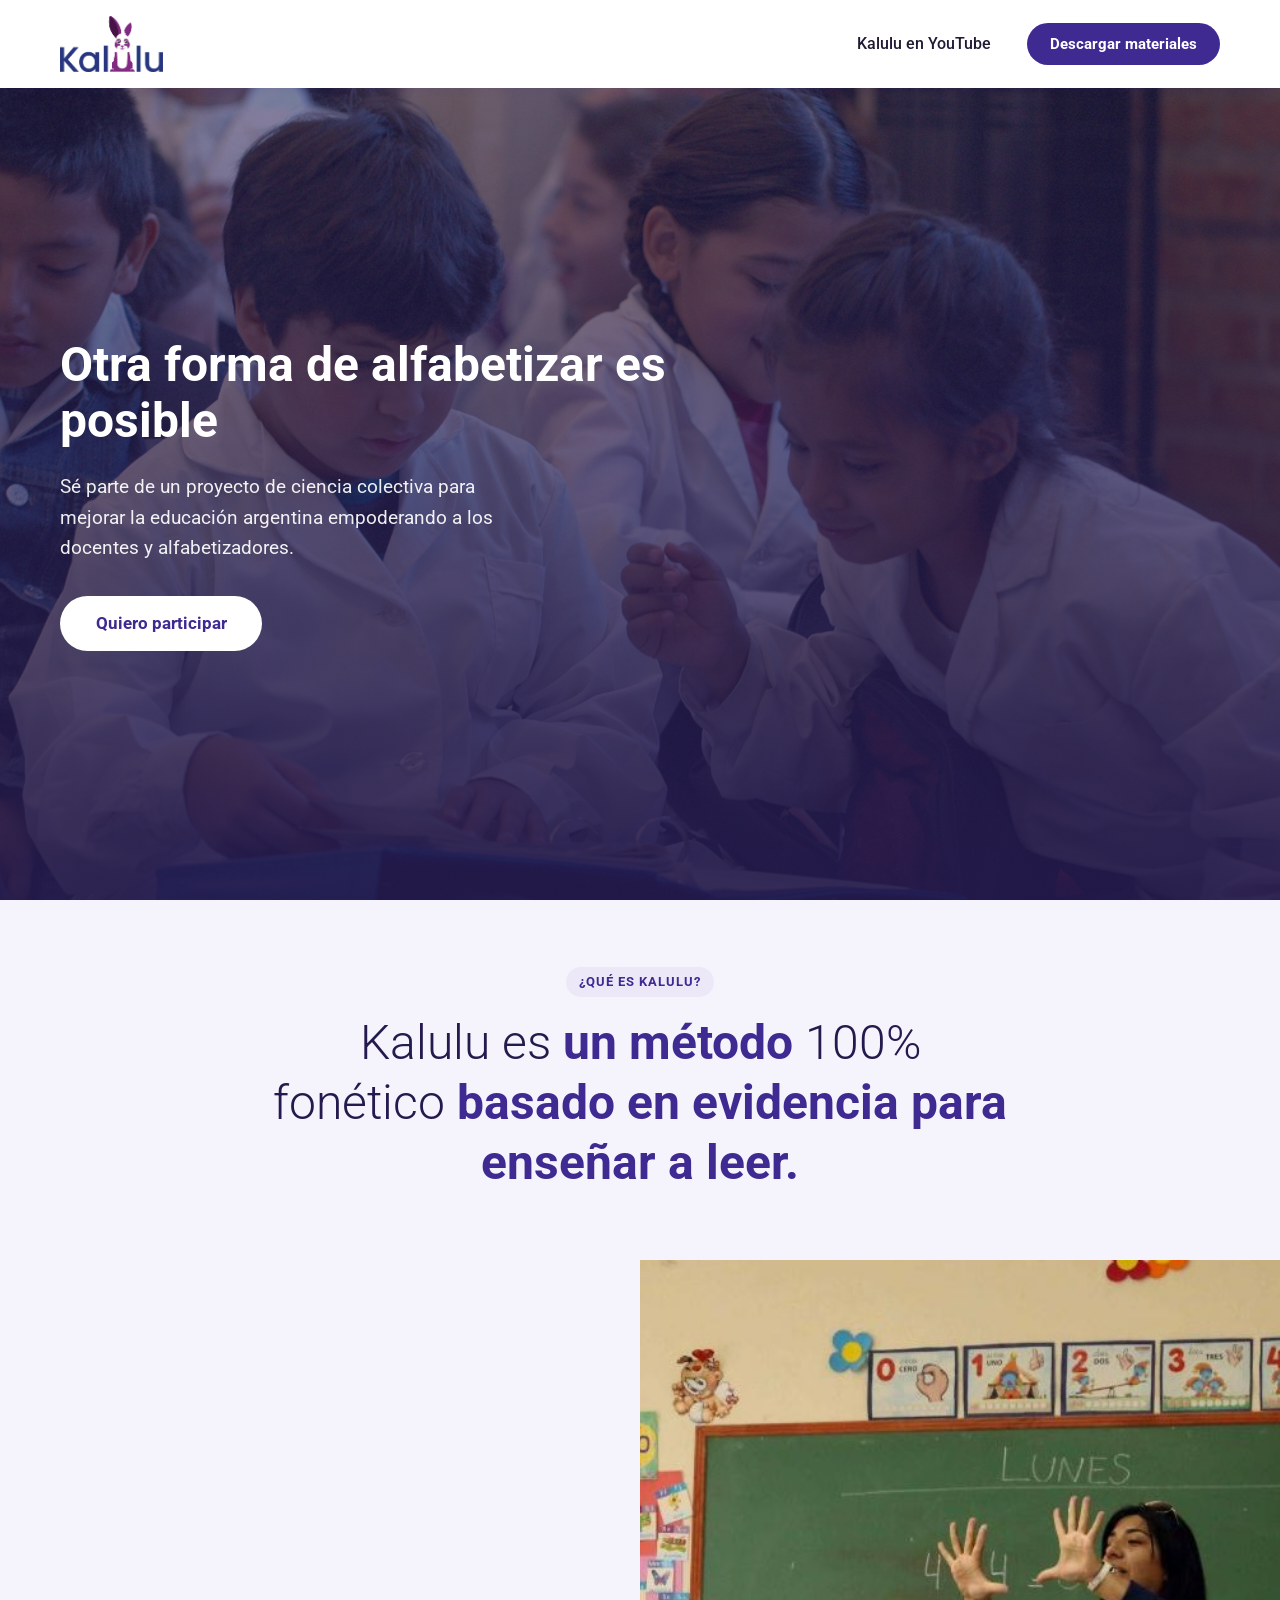
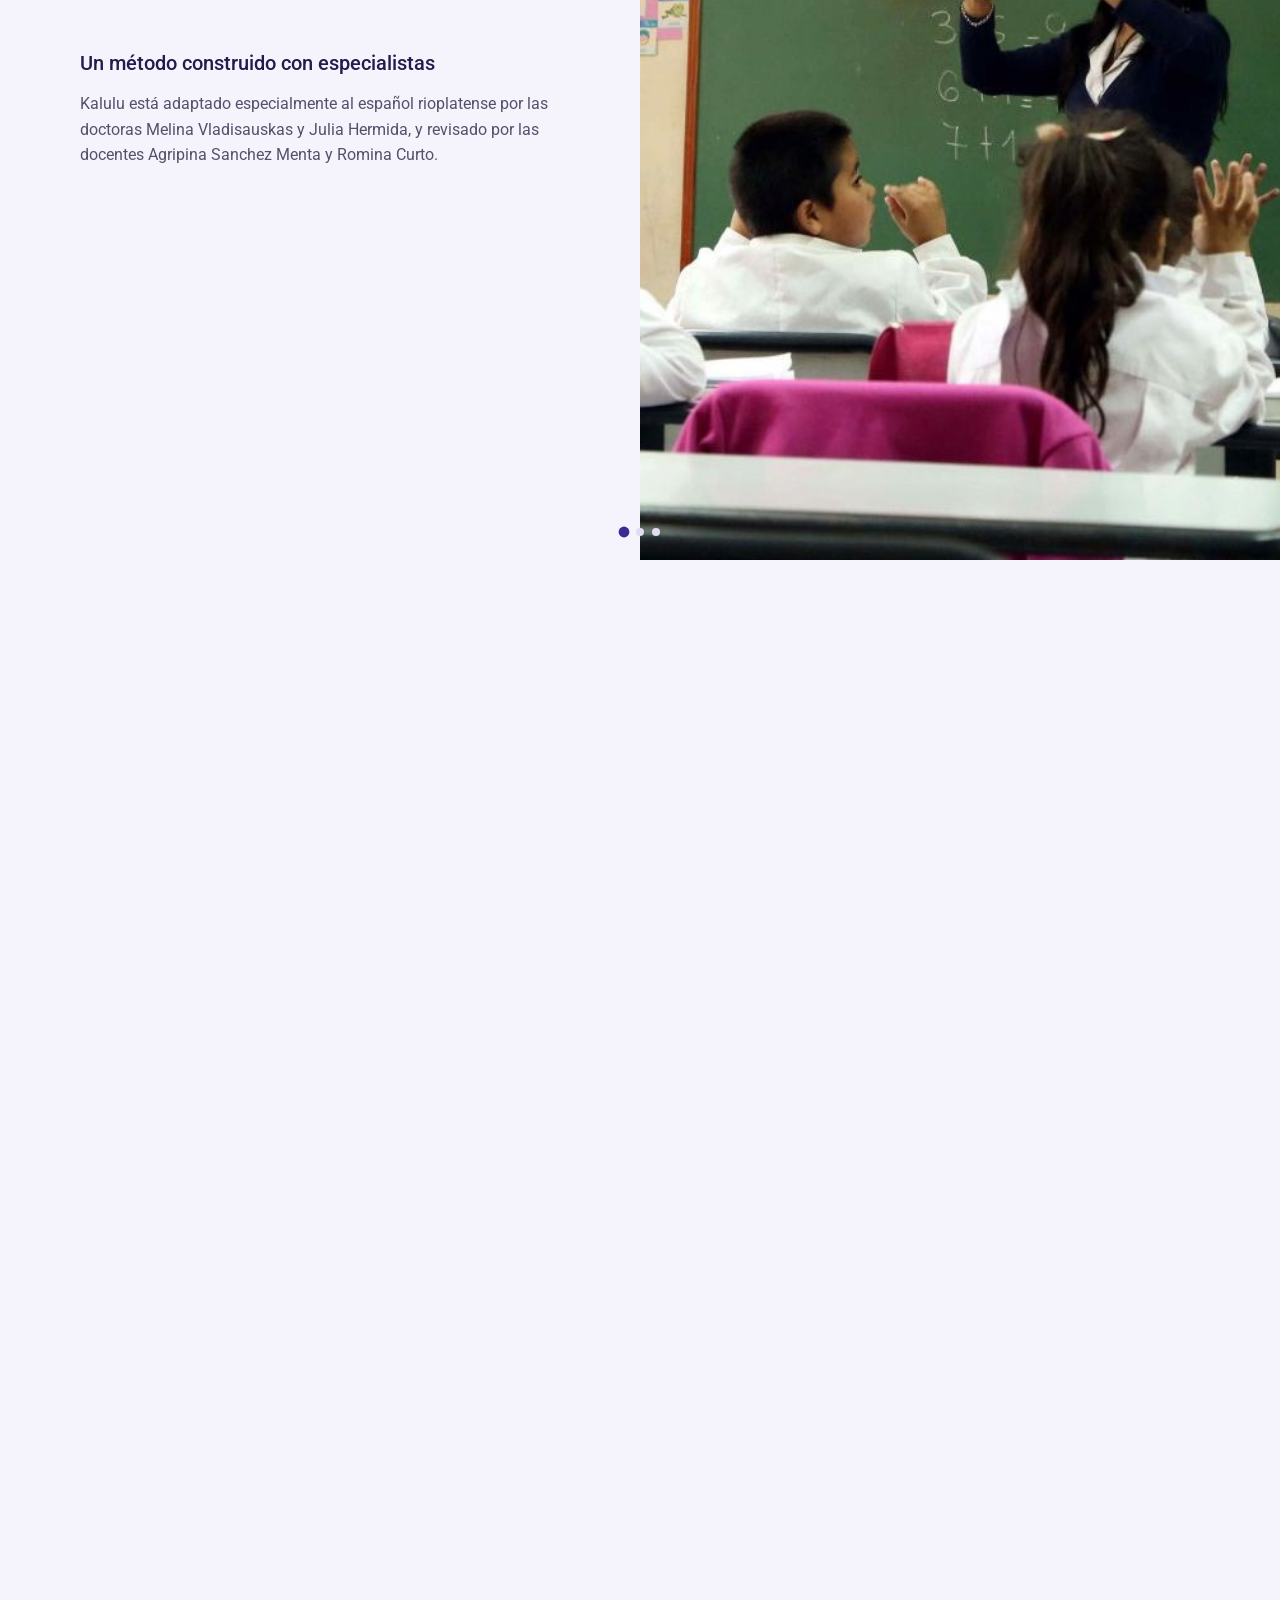
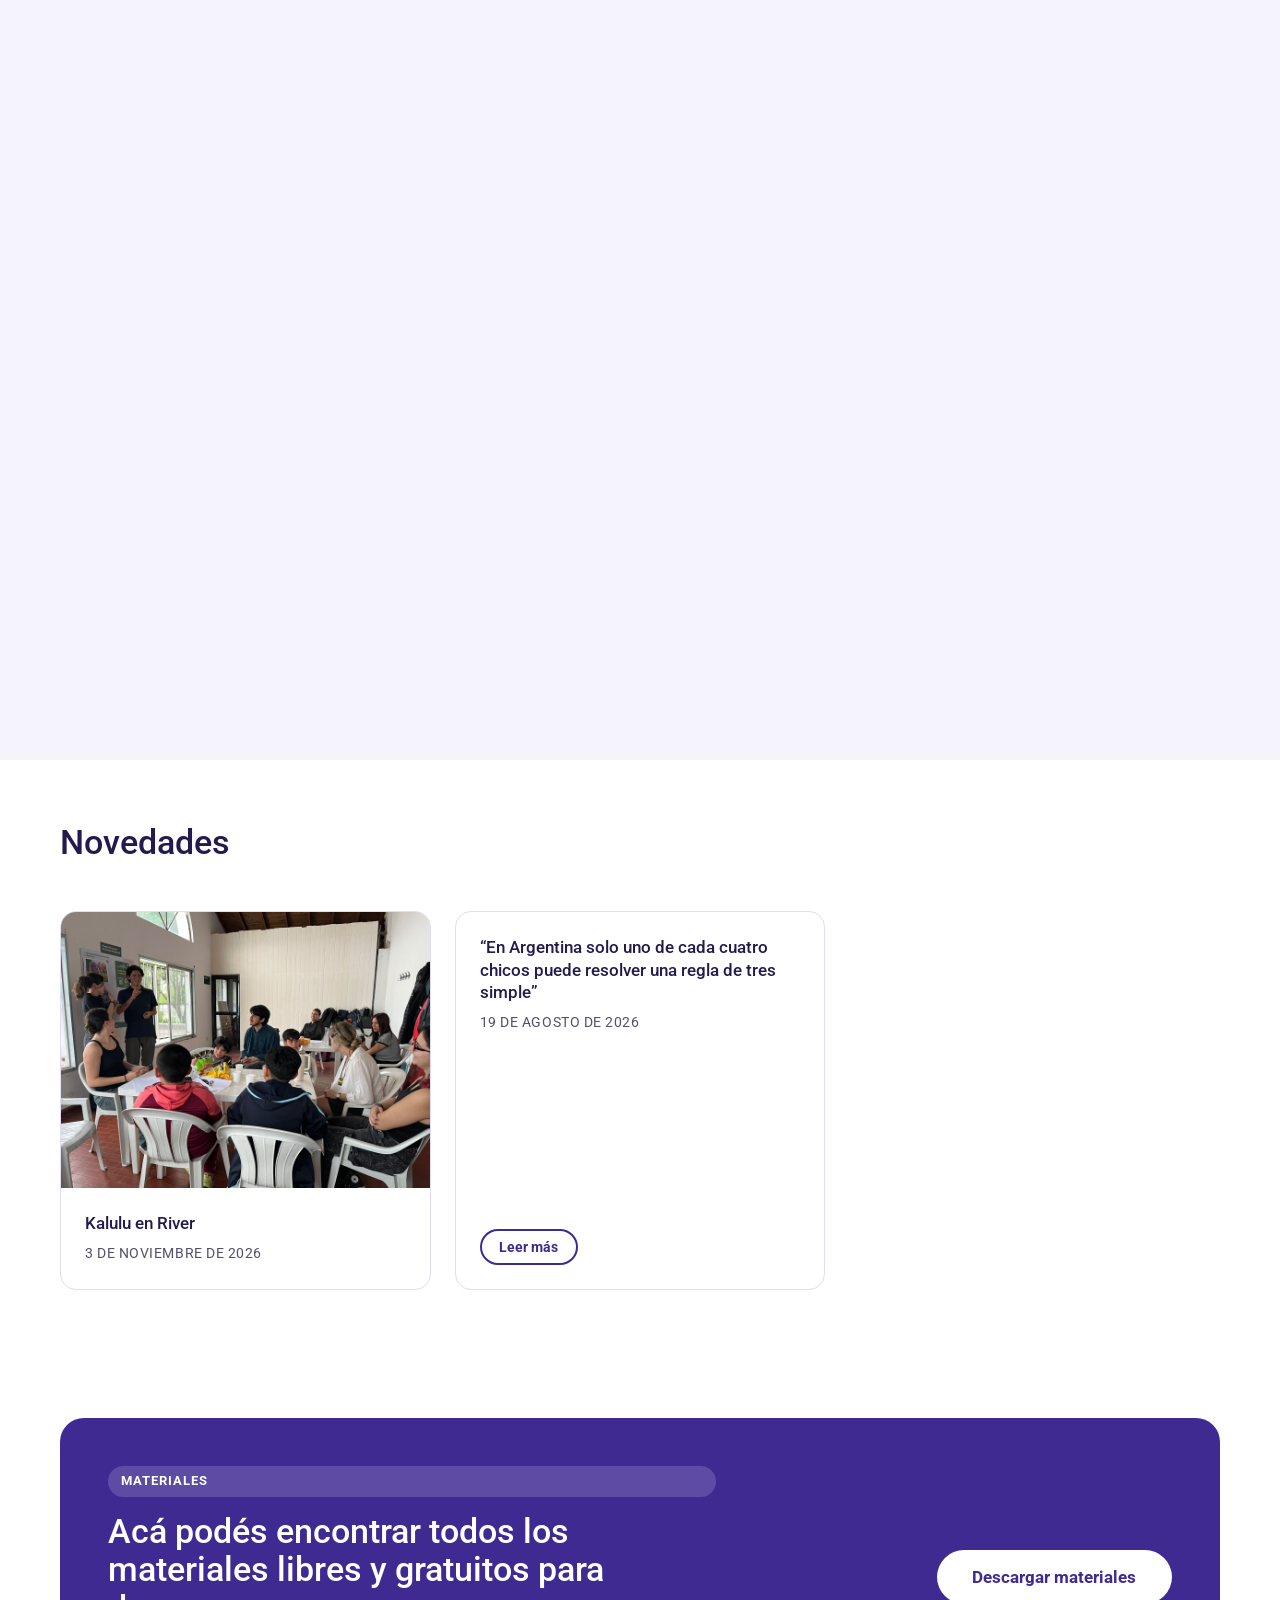
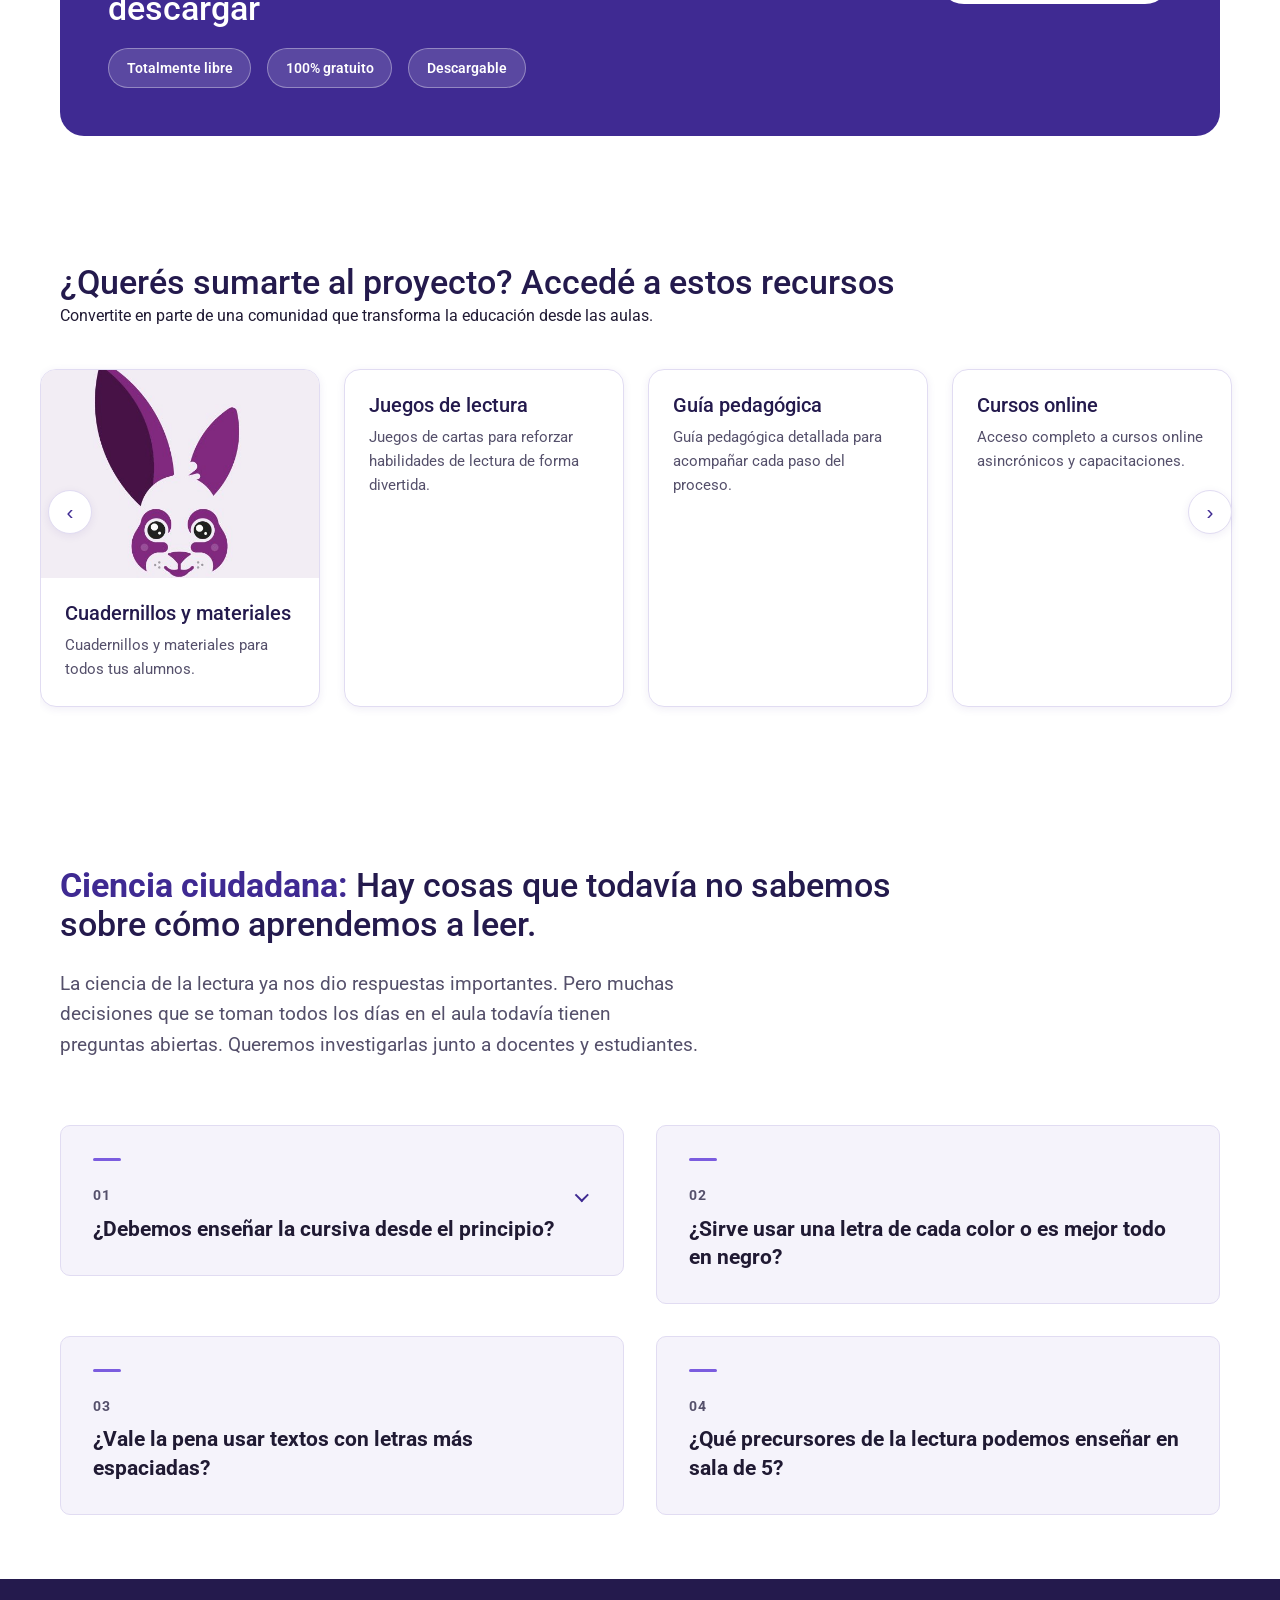
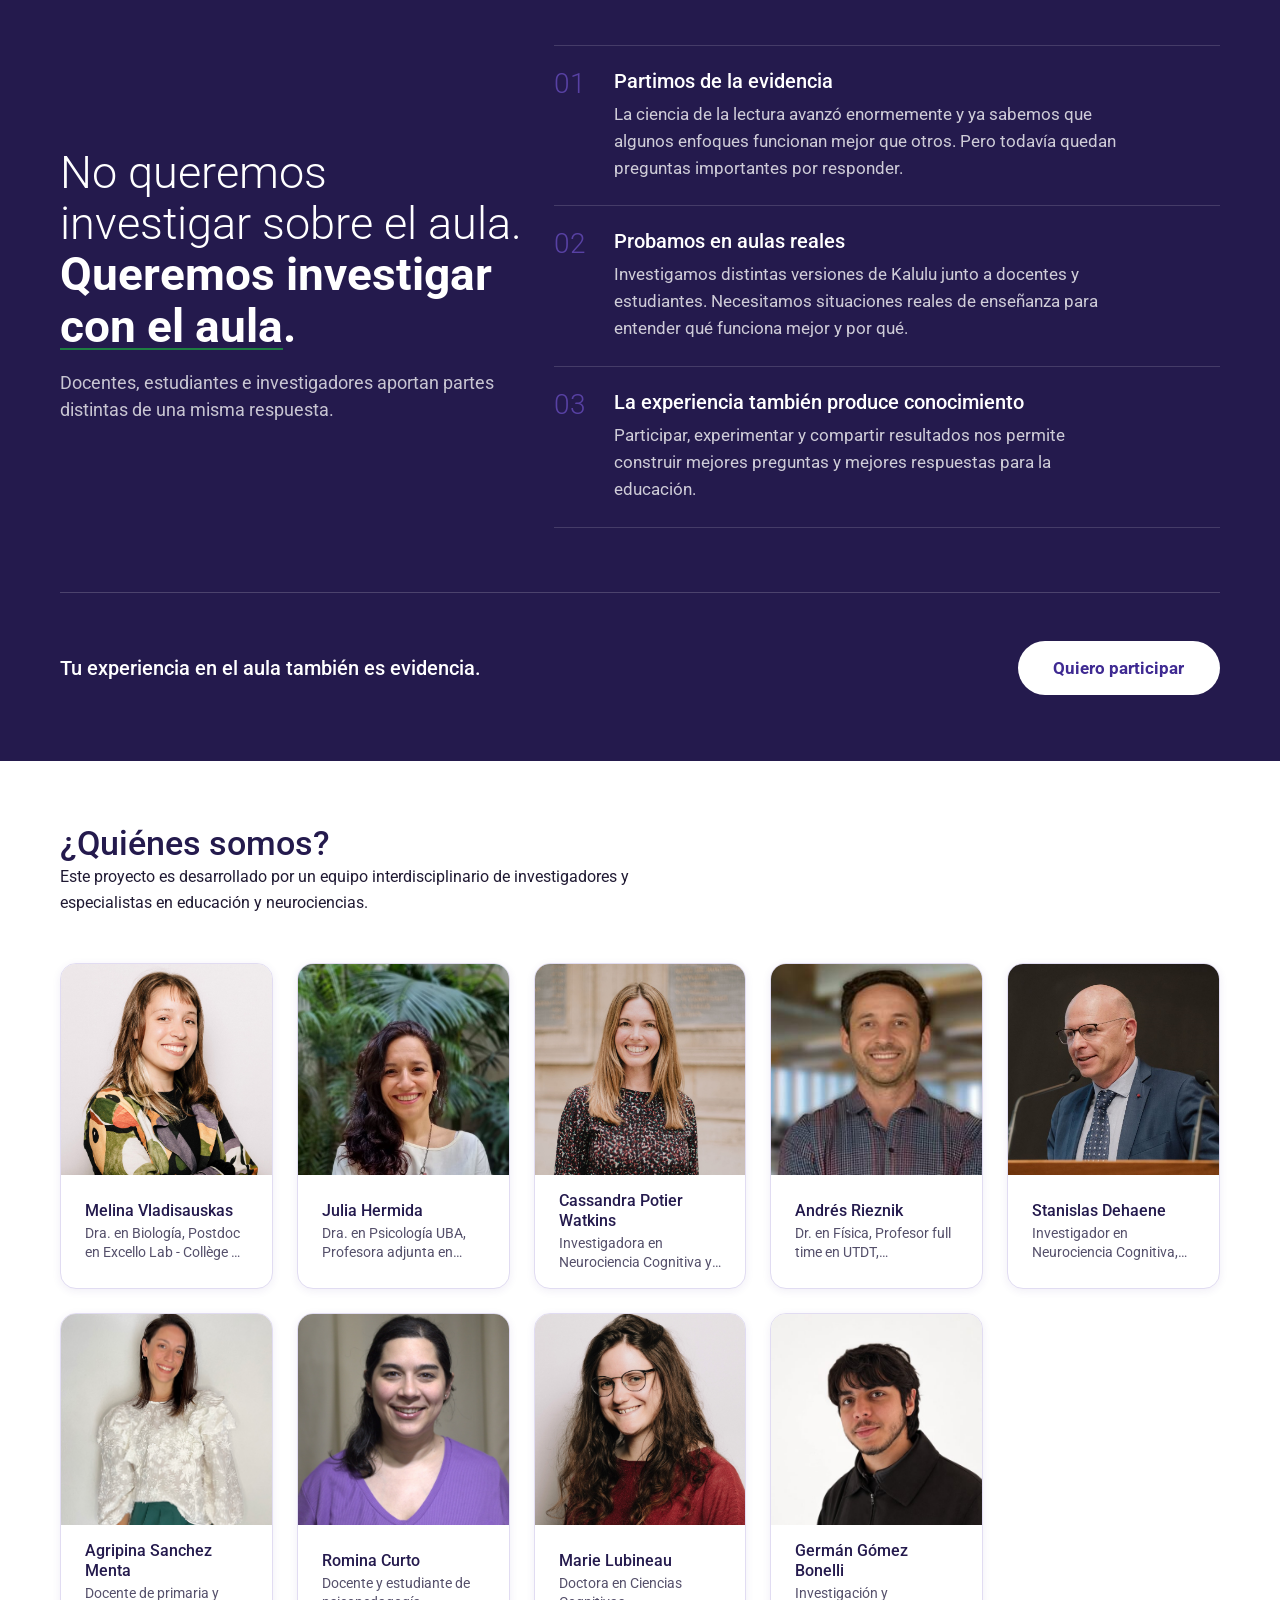
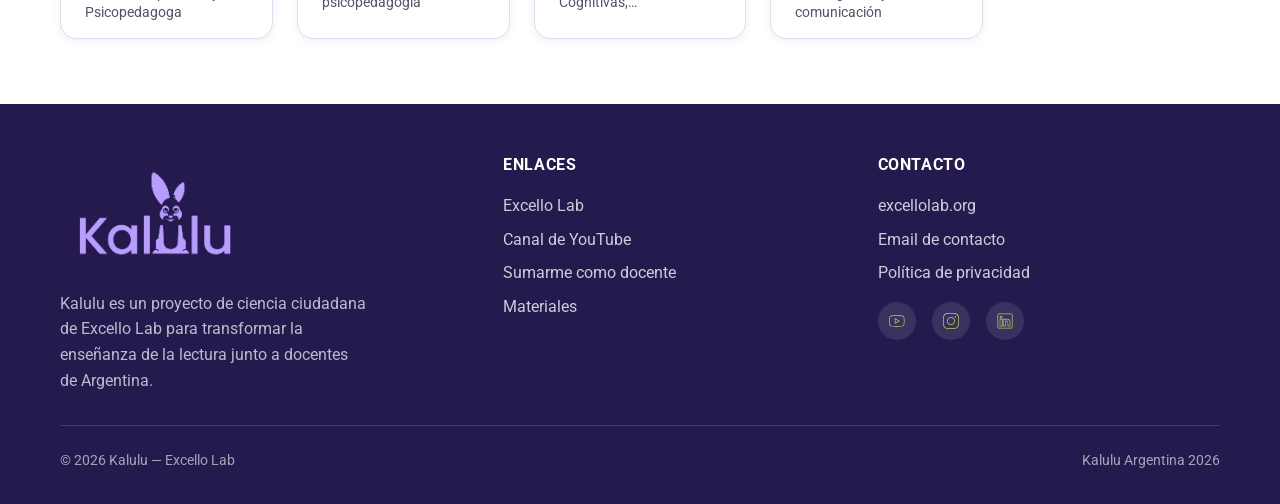
<file: index.html>
<!DOCTYPE html>
<html lang="es">
<head>
<meta charset="UTF-8">
<meta name="viewport" content="width=device-width, initial-scale=1.0">
<title>Kalulu Argentina</title>
<meta name="description" content="Kalulu es un proyecto de ciencia ciudadana para docentes: un método fonético gratuito para enseñar a leer, construido y puesto a prueba junto a investigadores y aulas reales de Argentina.">
<link rel="icon" type="image/png" sizes="48x48" href="imagenes/favicon-48.png">
<link rel="icon" type="image/png" sizes="192x192" href="imagenes/favicon-192.png">
<link rel="icon" type="image/png" sizes="512x512" href="imagenes/favicon.png">
<link rel="apple-touch-icon" href="imagenes/apple-touch-icon.png">
<meta property="og:site_name" content="Kalulu Argentina">
<meta property="og:title" content="Kalulu Argentina">
<meta property="og:type" content="website">
<meta property="og:image" content="https://www.kaluluargentina.org/imagenes/favicon.png">
<script type="application/ld+json">{"@context":"https://schema.org","@type":"WebSite","name":"Kalulu Argentina","alternateName":"Kalulu","url":"https://www.kaluluargentina.org/"}</script>
<link rel="stylesheet" href="assets/css/styles.css?v=20261104b">
</head>
<body>
<a class="skip-link" href="#contenido-principal">Saltar al contenido principal</a>

<!-- ============================= HEADER ============================= -->
<header class="site-header">
    <div class="contenedor">
        <a href="./" class="site-header__logo" aria-label="Ir al inicio de Kalulu">
            <img src="imagenes/logo-header.png" alt="Kalulu">
        </a>
        <div class="site-header__acciones">
            <a class="site-header__youtube" href="https://www.youtube.com/@KaluluChannel" target="_blank" rel="noopener noreferrer" aria-label="Kalulu en YouTube">
                <span class="label-desktop">Kalulu en YouTube</span>
                <span class="label-mobile" aria-hidden="true">YouTube</span>
            </a>
            <a class="btn btn--primario site-header__materiales" href="materiales/index.html" aria-label="Descargar materiales">
                <span class="label-desktop">Descargar materiales</span>
                <span class="label-mobile" aria-hidden="true">Materiales</span>
            </a>
        </div>
    </div>
</header>

<main id="contenido-principal">

    <!-- ============================= HERO ============================= -->
    <section class="hero hero--cargando" id="hero" style="background-image: url('imagenes/imagen%20(9).jpg');">
        <div class="contenedor">
            <div class="hero__contenido">
                <h1 class="hero__titulo" id="hero-titulo">Los docentes <strong>podemos transformar</strong> la alfabetización</h1>
                <p class="hero__subtitulo" id="hero-subtitulo">Sé parte de un proyecto de ciencia colectiva para mejorar la educación argentina empoderando a los docentes.</p>
                <div class="hero__cta">
                    <a class="btn btn--claro btn--grande" id="hero-cta" href="https://kalulu.excellolab.org/cienciaciudadana-argentina/" target="_blank" rel="noopener noreferrer">Quiero participar</a>
                </div>
            </div>
        </div>
    </section>

    <!-- ============================= INTRODUCCIÓN "QUÉ ES KALULU" ============================= -->
    <section class="kalulu-intro" aria-labelledby="kalulu-intro-titulo">
        <div class="kalulu-intro__inner">
            <span class="etiqueta">¿Qué es Kalulu?</span>
            <h2 id="kalulu-intro-titulo">Kalulu es <strong>un método</strong> 100% fonético <strong>basado en evidencia para enseñar a leer.</strong></h2>
        </div>
    </section>

    <!-- ============================= SOBRE KALULU (interactiva / sticky) ============================= -->
    <section class="kalulu-sticky" id="kalulu-sticky" aria-label="Sobre Kalulu">
        <div class="kalulu-sticky__track" id="kalulu-sticky-track">
            <div class="kalulu-sticky__pegado" id="kalulu-sticky-pegado">

                <div class="kalulu-sticky__par is-active" data-panel-index="0">
                    <div class="kalulu-sticky__mitad kalulu-sticky__texto">
                        <div class="kalulu-sticky__texto-inner">
                            <h3>Un método construido con especialistas</h3>
                            <p>Kalulu está adaptado especialmente al español rioplatense por las doctoras Melina Vladisauskas y Julia Hermida, y revisado por las docentes Agripina Sanchez Menta y Romina Curto.</p>
                        </div>
                    </div>
                    <div class="kalulu-sticky__mitad kalulu-sticky__visual">
                        <div class="kalulu-sticky__media">
                            <img src="imagenes/imagen%20(3).jpeg" alt="Docente enseñando a leer con el método Kalulu" loading="lazy">
                        </div>
                    </div>
                </div>

                <div class="kalulu-sticky__par" data-panel-index="1">
                    <div class="kalulu-sticky__mitad kalulu-sticky__texto">
                        <div class="kalulu-sticky__texto-inner">
                            <h3>Pensado para el aula real</h3>
                            <p>Necesitamos pruebas reales, con aulas reales, con docentes reales: por eso Kalulu se prueba y se ajusta junto a quienes enseñan a leer todos los días.</p>
                        </div>
                    </div>
                    <div class="kalulu-sticky__mitad kalulu-sticky__visual">
                        <div class="kalulu-sticky__media kalulu-sticky__media--foto-aula">
                            <img src="imagenes/imagen%20(12).jpg?v=2" alt="Docente revisando el cuaderno de una alumna mientras el resto de la clase escribe, en un aula real" loading="lazy">
                        </div>
                    </div>
                </div>

                <div class="kalulu-sticky__par" data-panel-index="2">
                    <div class="kalulu-sticky__mitad kalulu-sticky__texto">
                        <div class="kalulu-sticky__texto-inner">
                            <h3>Todo el material, gratis</h3>
                            <p>Todos los materiales digitales de Kalulu son gratuitos, para que cualquier docente pueda empezar a usarlos en su aula sin ningún costo.</p>
                        </div>
                    </div>
                    <div class="kalulu-sticky__mitad kalulu-sticky__visual">
                        <div class="kalulu-sticky__media">
                            <img src="imagenes/imagen%20(2).jpg" alt="Materiales de Kalulu" loading="lazy">
                        </div>
                    </div>
                </div>

                <div class="kalulu-sticky__progreso" id="kalulu-sticky-progreso" aria-hidden="true">
                    <span class="kalulu-sticky__punto kalulu-sticky__punto--activo" data-punto="0"></span>
                    <span class="kalulu-sticky__punto" data-punto="1"></span>
                    <span class="kalulu-sticky__punto" data-punto="2"></span>
                </div>
            </div>
        </div>
    </section>

    <!-- ============================= NOTICIAS ============================= -->
    <section class="seccion" id="noticias" aria-labelledby="noticias-titulo">
        <div class="contenedor">
            <h2 id="noticias-titulo">Novedades</h2>
            <div id="noticias-contenedor">
                <p class="noticias__estado" id="noticias-estado">Cargando noticias...</p>
            </div>
        </div>
    </section>

    <!-- ============================= MATERIALES ============================= -->
    <section class="seccion" aria-labelledby="materiales-titulo">
        <div class="contenedor">
            <div class="materiales">
                <div class="materiales__texto">
                    <span class="etiqueta" style="background:rgba(255,255,255,0.16); color:#fff;">Materiales</span>
                    <h2 id="materiales-titulo">Acá podés encontrar todos los materiales libres y gratuitos para descargar</h2>
                    <div class="materiales__chips">
                        <span class="materiales__chip">Totalmente libre</span>
                        <span class="materiales__chip">100% gratuito</span>
                        <span class="materiales__chip">Descargable</span>
                    </div>
                </div>
                <div class="materiales__accion">
                    <a class="btn btn--claro btn--grande" href="materiales/index.html">Descargar materiales</a>
                </div>
            </div>
        </div>
    </section>

    <!-- ============================= QUÉ OFRECEMOS ============================= -->
    <section class="seccion" aria-labelledby="ofrecemos-titulo">
        <div class="contenedor">
            <h2 id="ofrecemos-titulo">¿Querés sumarte al proyecto? Accedé a estos recursos</h2>
            <p>Convertite en parte de una comunidad que transforma la educación desde las aulas.</p>
            <div class="ofrecemos__carrusel-wrap">
                <button type="button" class="ofrecemos__nav ofrecemos__nav--prev" id="ofrecemos-prev" aria-label="Ver tarjetas anteriores">‹</button>
                <div class="ofrecemos__carrusel" id="ofrecemos-carrusel" tabindex="0" aria-label="Recursos para docentes que ofrece Kalulu" role="region">
                    <p class="noticias__estado" id="ofrecemos-estado">Cargando...</p>
                </div>
                <button type="button" class="ofrecemos__nav ofrecemos__nav--next" id="ofrecemos-next" aria-label="Ver tarjetas siguientes">›</button>
            </div>
        </div>
    </section>

    <!-- ============================= CIENCIA CIUDADANA — PARTE 1: preguntas abiertas
         (editorial, fondo claro) ============================= -->
    <section class="seccion ciencia-preguntas" aria-labelledby="ciencia-titulo">
        <div class="contenedor">
            <div class="ciencia-preguntas__intro">
                <h2 id="ciencia-titulo"><strong>Ciencia ciudadana:</strong> Hay cosas que todavía no sabemos sobre cómo aprendemos a leer.</h2>
                <p>La ciencia de la lectura ya nos dio respuestas importantes. Pero muchas decisiones que se toman todos los días en el aula todavía tienen preguntas abiertas. Queremos investigarlas junto a docentes y estudiantes.</p>
            </div>

            <div class="ciencia-preguntas__grid" id="ciencia-preguntas-contenedor" aria-live="polite">
                <p class="ciencia-preguntas__estado" id="ciencia-preguntas-estado">Cargando preguntas...</p>
            </div>
        </div>
    </section>

    <!-- ============================= CIENCIA CIUDADANA — PARTE 2: cómo investigamos
         juntos (violeta institucional, dos columnas asimétricas + cierre) ============================= -->
    <section class="ciencia-investigacion" aria-labelledby="ciencia-investigacion-titulo">
        <div class="contenedor">
            <div class="ciencia-investigacion__grid">
                <div class="ciencia-investigacion__statement">
                    <h2 id="ciencia-investigacion-titulo">
                        <span class="ciencia-investigacion__linea-liviana">No queremos investigar sobre el aula.</span>
                        <strong class="ciencia-investigacion__linea-fuerte">Queremos investigar <span class="ciencia-investigacion__resaltado">con el aula</span>.</strong>
                    </h2>
                    <p>Docentes, estudiantes e investigadores aportan partes distintas de una misma respuesta.</p>
                </div>

                <ol class="ciencia-investigacion__lista">
                    <li class="ciencia-investigacion__paso">
                        <span class="ciencia-investigacion__paso-num" aria-hidden="true">01</span>
                        <div class="ciencia-investigacion__paso-texto">
                            <h3>Partimos de la evidencia</h3>
                            <p>La ciencia de la lectura avanzó enormemente y ya sabemos que algunos enfoques funcionan mejor que otros. Pero todavía quedan preguntas importantes por responder.</p>
                        </div>
                    </li>
                    <li class="ciencia-investigacion__paso">
                        <span class="ciencia-investigacion__paso-num" aria-hidden="true">02</span>
                        <div class="ciencia-investigacion__paso-texto">
                            <h3>Probamos en aulas reales</h3>
                            <p>Investigamos distintas versiones de Kalulu junto a docentes y estudiantes. Necesitamos situaciones reales de enseñanza para entender qué funciona mejor y por qué.</p>
                        </div>
                    </li>
                    <li class="ciencia-investigacion__paso">
                        <span class="ciencia-investigacion__paso-num" aria-hidden="true">03</span>
                        <div class="ciencia-investigacion__paso-texto">
                            <h3>La experiencia también produce conocimiento</h3>
                            <p>Participar, experimentar y compartir resultados nos permite construir mejores preguntas y mejores respuestas para la educación.</p>
                        </div>
                    </li>
                </ol>
            </div>

            <div class="ciencia-investigacion__cierre">
                <p class="ciencia-investigacion__cierre-texto">Tu experiencia en el aula también es evidencia.</p>
                <a class="btn btn--claro btn--grande" href="https://kalulu.excellolab.org/cienciaciudadana-argentina/" target="_blank" rel="noopener noreferrer">Quiero participar</a>
            </div>
        </div>
    </section>

    <!-- ============================= QUIÉNES SOMOS ============================= -->
    <section class="seccion" id="equipo" aria-labelledby="equipo-titulo">
        <div class="contenedor">
            <h2 id="equipo-titulo">¿Quiénes somos?</h2>
            <p>Este proyecto es desarrollado por un equipo interdisciplinario de investigadores y especialistas en educación y neurociencias.</p>

            <div class="equipo__grid" id="equipo-grid">
                <p class="equipo__estado" id="equipo-estado">Cargando equipo...</p>
            </div>
        </div>
    </section>
</main>

<!-- ============================= FOOTER ============================= -->
<footer class="site-footer" id="contacto">
    <div class="contenedor">
        <div class="site-footer__top">
            <div class="site-footer__marca">
                <img src="imagenes/logofondooscuro.png" alt="Kalulu">
                <p>Kalulu es un proyecto de ciencia ciudadana de Excello Lab para transformar la enseñanza de la lectura junto a docentes de Argentina.</p>
            </div>
            <div>
                <h4>Enlaces</h4>
                <ul>
                    <li><a href="https://excellolab.org/" target="_blank" rel="noopener noreferrer">Excello Lab</a></li>
                    <li><a href="https://www.youtube.com/@KaluluChannel" target="_blank" rel="noopener noreferrer">Canal de YouTube</a></li>
                    <li><a href="https://kalulu.excellolab.org/cienciaciudadana-argentina/" target="_blank" rel="noopener noreferrer">Sumarme como docente</a></li>
                    <li><a href="materiales/index.html">Materiales</a></li>
                </ul>
            </div>
            <div>
                <h4>Contacto</h4>
                <ul>
                    <li><a href="https://excellolab.org/" target="_blank" rel="noopener noreferrer">excellolab.org</a></li>
                    <li><a href="mailto:contacto-argentina@excellolab.org">Email de contacto</a></li>
                    <li><a href="https://excellolab.org/politique-de-confidentialite/" target="_blank" rel="noopener noreferrer">Política de privacidad</a></li>
                </ul>
                <div class="site-footer__social" style="margin-top:1rem;">
                    <a href="https://www.youtube.com/@KaluluChannel" target="_blank" rel="noopener noreferrer" aria-label="YouTube de Kalulu"><img src="imagenes/youtube.svg" alt=""></a>
                    <a href="https://www.instagram.com/kaluluriodelaplata/" target="_blank" rel="noopener noreferrer" aria-label="Instagram de Kalulu"><img src="imagenes/instagram.svg" alt=""></a>
                    <a href="https://www.linkedin.com/company/excello-org/" target="_blank" rel="noopener noreferrer" aria-label="LinkedIn de Excello Lab"><img src="imagenes/linkedin.svg" alt=""></a>
                </div>
            </div>
        </div>
        <div class="site-footer__bottom">
            <span>© 2026 Kalulu — Excello Lab</span>
            <span>Kalulu Argentina 2026</span>
        </div>
    </div>
</footer>

<script src="assets/js/data-client.js" defer></script>
<script src="assets/js/hero.js" defer></script>
<script src="assets/js/noticias.js" defer></script>
<script src="assets/js/ofrecemos.js" defer></script>
<script src="assets/js/ciencia-preguntas.js" defer></script>
<script src="assets/js/equipo.js" defer></script>
<script src="assets/js/kalulu-sticky.js" defer></script>
</body>
</html>
</file>
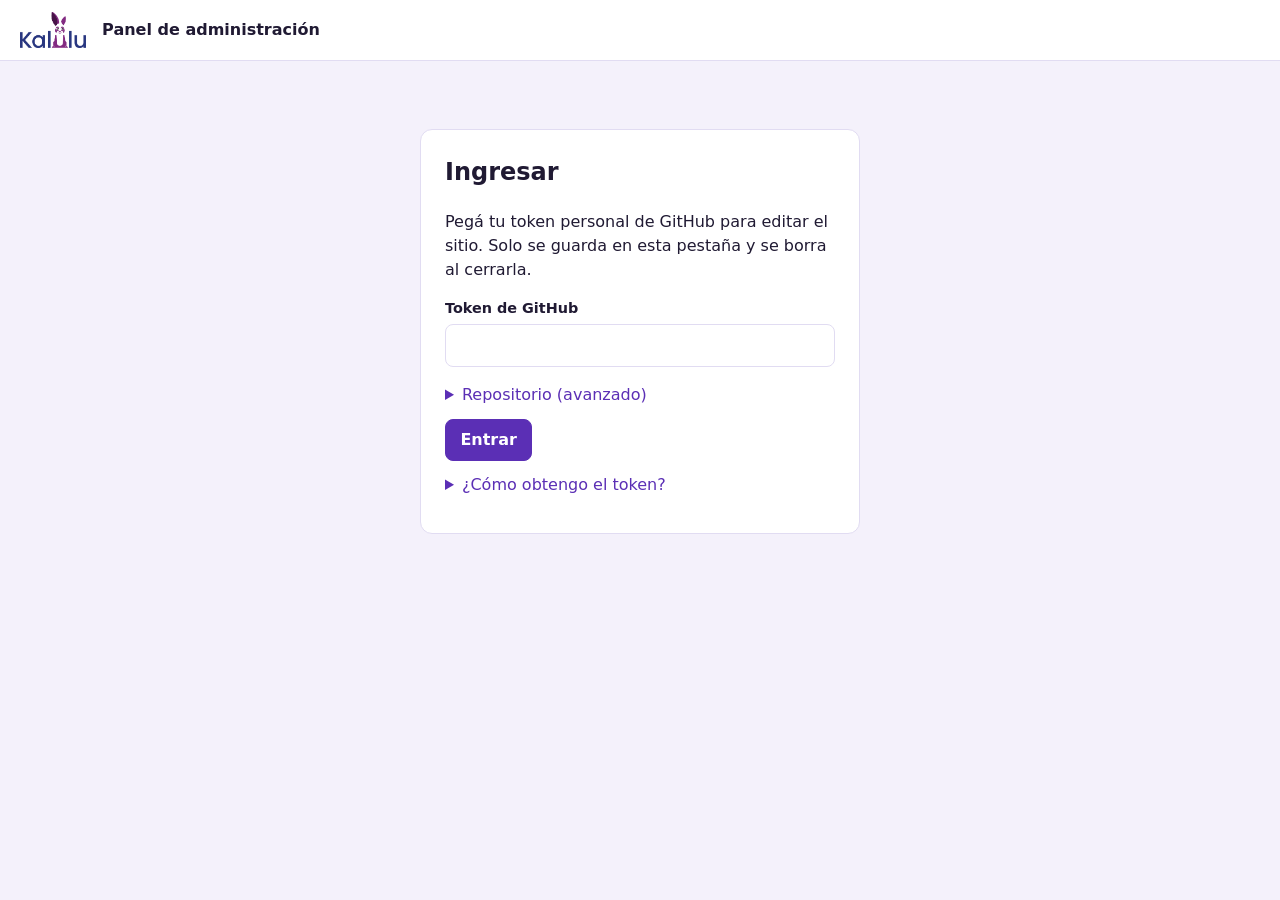
<file: admin/index.html>
<!DOCTYPE html>
<html lang="es">
<head>
<meta charset="UTF-8">
<meta name="viewport" content="width=device-width, initial-scale=1.0">
<meta name="robots" content="noindex, nofollow">
<meta http-equiv="Content-Security-Policy" content="default-src 'self'; img-src 'self' https: data: blob:; connect-src https://api.github.com; style-src 'self'; script-src 'self'; frame-ancestors 'none'; base-uri 'none'; form-action 'none'">
<title>Kalulu · Panel de administración</title>
<link rel="stylesheet" href="panel.css">
</head>
<body>
<header class="top">
  <img src="../imagenes/logo-header.png" alt="Kalulu" class="logo">
  <span class="top-title">Panel de administración</span>
  <span class="top-user" id="top-user"></span>
  <button type="button" id="btn-logout" class="btn btn-ghost" hidden>Cerrar sesión</button>
</header>

<main id="app">
  <section id="login" class="card login" hidden>
    <h1>Ingresar</h1>
    <p>Pegá tu token personal de GitHub para editar el sitio. Solo se guarda en esta pestaña y se borra al cerrarla.</p>
    <form id="login-form" autocomplete="off">
      <label class="campo"><span>Token de GitHub</span>
        <input type="password" id="login-token" required autocomplete="off" spellcheck="false"></label>
      <details>
        <summary>Repositorio (avanzado)</summary>
        <label class="campo"><span>Usuario/organización</span><input id="login-owner" required></label>
        <label class="campo"><span>Repositorio</span><input id="login-repo" required></label>
        <label class="campo"><span>Rama</span><input id="login-branch" required></label>
      </details>
      <p id="login-error" class="error" hidden></p>
      <button class="btn btn-primary" type="submit">Entrar</button>
    </form>
    <details class="ayuda">
      <summary>¿Cómo obtengo el token?</summary>
      <ol>
        <li>En GitHub: Settings → Developer settings → Personal access tokens → Fine-grained tokens → Generate new token.</li>
        <li>Repository access: <em>Only select repositories</em> y elegí solo el repo del sitio.</li>
        <li>Permissions → Repository permissions → <em>Contents: Read and write</em>.</li>
        <li>Elegí un vencimiento, generalo y pegalo acá. Se puede revocar cuando quieras.</li>
      </ol>
    </details>
  </section>

  <section id="panel" hidden>
    <nav id="tabs" class="tabs" aria-label="Secciones"></nav>
    <div id="vista"></div>
  </section>
</main>

<div id="toast" class="toast" role="status" aria-live="polite" hidden></div>
<script src="panel.js"></script>
</body>
</html>
</file>
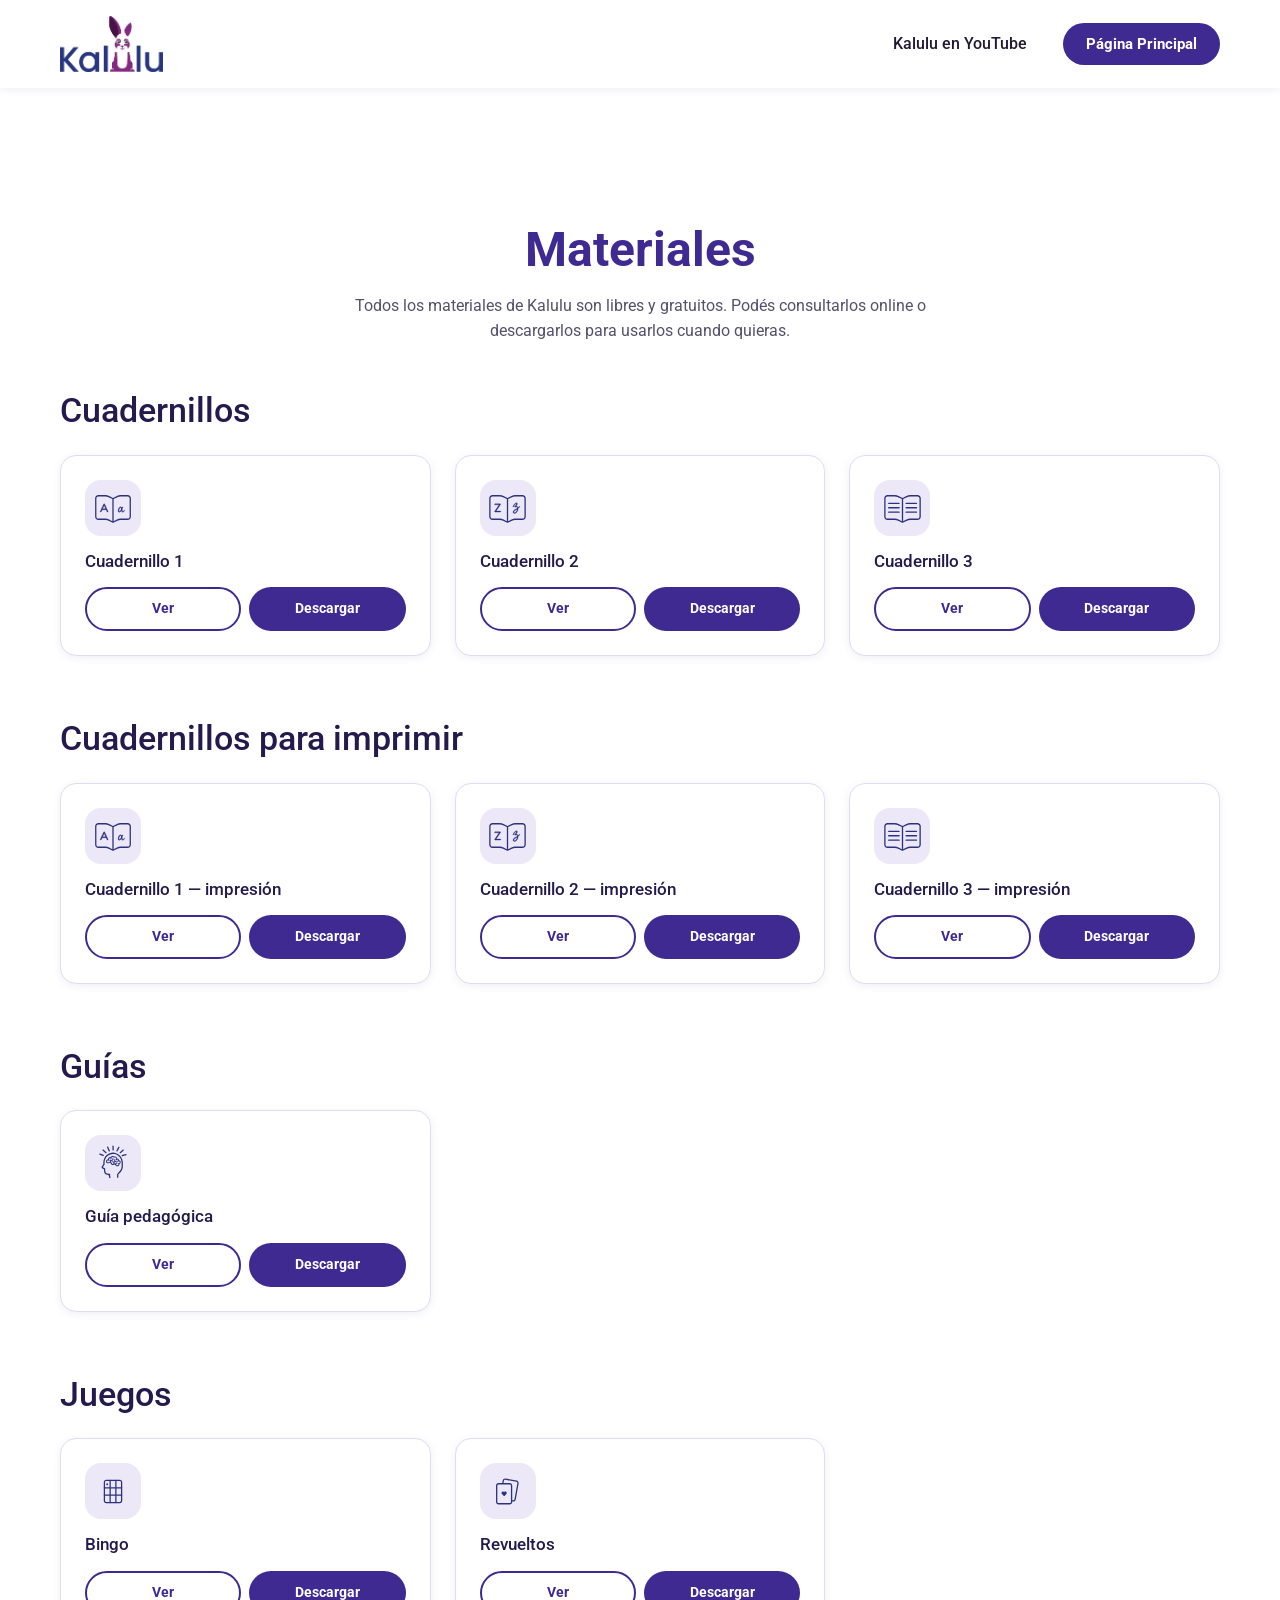
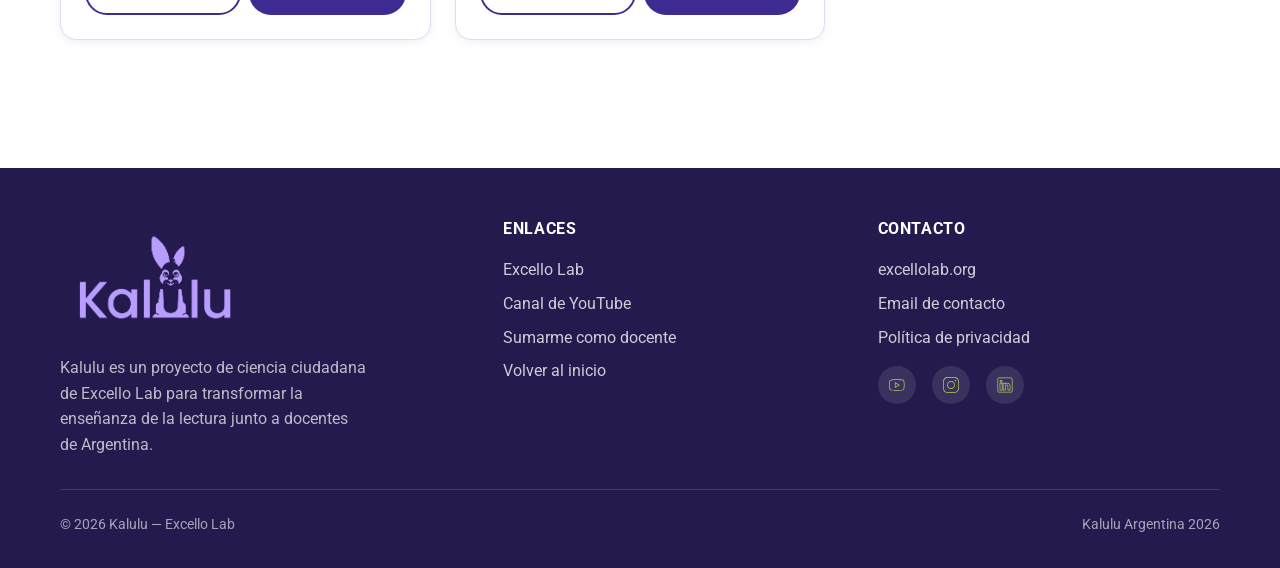
<file: materiales/index.html>
<!DOCTYPE html>
<html lang="es">
<head>
<meta charset="UTF-8">
<meta name="viewport" content="width=device-width, initial-scale=1.0">
<title>Materiales gratuitos | Kalulu Argentina</title>
<meta name="description" content="Encontrá, mirá y descargá todos los materiales libres y gratuitos de Kalulu para enseñar a leer con un método fonético basado en evidencia.">
<link rel="icon" type="image/png" sizes="48x48" href="../imagenes/favicon-48.png">
<link rel="icon" type="image/png" sizes="192x192" href="../imagenes/favicon-192.png">
<link rel="icon" type="image/png" sizes="512x512" href="../imagenes/favicon.png">
<link rel="apple-touch-icon" href="../imagenes/apple-touch-icon.png">
<link rel="stylesheet" href="../assets/css/styles.css?v=20261104b">
</head>
<body>
<a class="skip-link" href="#contenido-principal">Saltar al contenido principal</a>

<header class="site-header">
    <div class="contenedor">
        <a href="../index.html" class="site-header__logo" aria-label="Ir al inicio de Kalulu">
            <img src="../imagenes/logo-header.png" alt="Kalulu">
        </a>
        <div class="site-header__acciones">
            <a class="site-header__youtube" href="https://www.youtube.com/@KaluluChannel" target="_blank" rel="noopener noreferrer" aria-label="Kalulu en YouTube">
                <span class="label-desktop">Kalulu en YouTube</span>
                <span class="label-mobile" aria-hidden="true">YouTube</span>
            </a>
            <a class="btn btn--primario site-header__materiales" href="../index.html" aria-label="Página Principal">
                <span class="label-desktop">Página Principal</span>
                <span class="label-mobile" aria-hidden="true">Inicio</span>
            </a>
        </div>
    </div>
</header>

<main id="contenido-principal" class="pagina-materiales">
    <div class="contenedor">
        <section class="materiales-intro">
            <h1>Materiales</h1>
            <p>Todos los materiales de Kalulu son libres y gratuitos. Podés consultarlos online o descargarlos para usarlos cuando quieras.</p>
        </section>

        <div id="materiales-contenedor">
            <p class="materiales-biblioteca__estado" id="materiales-biblioteca-estado">Cargando materiales...</p>
        </div>
    </div>
</main>

<footer class="site-footer" id="contacto">
    <div class="contenedor">
        <div class="site-footer__top">
            <div class="site-footer__marca">
                <img src="../imagenes/logofondooscuro.png" alt="Kalulu">
                <p>Kalulu es un proyecto de ciencia ciudadana de Excello Lab para transformar la enseñanza de la lectura junto a docentes de Argentina.</p>
            </div>
            <div>
                <h4>Enlaces</h4>
                <ul>
                    <li><a href="https://excellolab.org/" target="_blank" rel="noopener noreferrer">Excello Lab</a></li>
                    <li><a href="https://www.youtube.com/@KaluluChannel" target="_blank" rel="noopener noreferrer">Canal de YouTube</a></li>
                    <li><a href="https://kalulu.excellolab.org/cienciaciudadana-argentina/" target="_blank" rel="noopener noreferrer">Sumarme como docente</a></li>
                    <li><a href="../index.html">Volver al inicio</a></li>
                </ul>
            </div>
            <div>
                <h4>Contacto</h4>
                <ul>
                    <li><a href="https://excellolab.org/" target="_blank" rel="noopener noreferrer">excellolab.org</a></li>
                    <li><a href="mailto:contacto-argentina@excellolab.org">Email de contacto</a></li>
                    <li><a href="https://excellolab.org/politique-de-confidentialite/" target="_blank" rel="noopener noreferrer">Política de privacidad</a></li>
                </ul>
                <div class="site-footer__social" style="margin-top:1rem;">
                    <a href="https://www.youtube.com/@KaluluChannel" target="_blank" rel="noopener noreferrer" aria-label="YouTube de Kalulu"><img src="../imagenes/youtube.svg" alt=""></a>
                    <a href="https://www.instagram.com/kaluluriodelaplata/" target="_blank" rel="noopener noreferrer" aria-label="Instagram de Kalulu"><img src="../imagenes/instagram.svg" alt=""></a>
                    <a href="https://www.linkedin.com/company/excello-org/" target="_blank" rel="noopener noreferrer" aria-label="LinkedIn de Excello Lab"><img src="../imagenes/linkedin.svg" alt=""></a>
                </div>
            </div>
        </div>
        <div class="site-footer__bottom">
            <span>© 2026 Kalulu — Excello Lab</span>
            <span>Kalulu Argentina 2026</span>
        </div>
    </div>
</footer>

<script src="../assets/js/data-client.js" defer></script>
<script src="../assets/js/materiales-lista.js" defer></script>
</body>
</html>
</file>
<file: assets/css/styles.css>
/* =====================================================================
   Kalulu — Rediseño / Sistema visual
   -----------------------------------------------------------------------
   Hoja de estilos construida desde cero para /redesign. Reutiliza el
   lenguaje visual de Kalulu (violeta institucional, blanco, Roboto/Oswald)
   pero no importa la hoja de estilos vieja ni sus hacks. Mobile-first:
   cada componente se piensa primero en una columna y después se adapta
   a pantallas más anchas con min-width.
   ===================================================================== */

@import url('https://fonts.googleapis.com/css2?family=Roboto:ital,wght@0,100..900;1,100..900&display=swap');
/* Auditoría tipográfica (2ª pasada): la identidad original de Kalulu (ver
   styles.css de referencia) NUNCA usa una tipografía de títulos distinta a
   la del texto — todo es Roboto, y la jerarquía se construye con peso
   (300 liviano / 500 medio / 700 fuerte) y tamaño, no con una fuente
   display como Oswald. Se saca el import de Oswald (no se usa en ningún
   lado) y --font-heading pasa a ser Roboto, para que el resto del sitio
   comparta ese mismo lenguaje. */

/* ---------------------------------------------------------------------
   1. Tokens (:root)
   --------------------------------------------------------------------- */
:root {
  /* Color — violeta institucional de Kalulu, en escala */
  --color-violeta-900: #241a4d;
  --color-violeta-800: #2c1e6c;
  --color-violeta-700: #3f2a92;
  --color-violeta-600: #4b2a9b;
  --color-violeta-400: #7b5cdf;
  --color-violeta-100: #ece8f7;
  --color-violeta-50:  #f5f3fb;

  --color-blanco: #ffffff;
  --color-texto: #201a33;
  --color-texto-suave: #55506b;
  --color-borde: #e1dcf2;
  --color-error: #a02020;
  --color-exito: #1e7e42;

  --color-fondo: var(--color-blanco);
  --color-marca: var(--color-violeta-700);
  --color-marca-hover: var(--color-violeta-800);
  --color-acento: var(--color-violeta-400);

  /* Tipografía — un único lenguaje tipográfico para todo el sitio, igual
     que en la identidad original: Roboto en todos lados, la jerarquía la
     da el peso y el tamaño. --font-heading existe como variable única para
     que ninguna sección declare una fuente "a mano". */
  --fuente-texto: 'Roboto', system-ui, sans-serif;
  --font-heading: 'Roboto', system-ui, sans-serif;

  --peso-titulo-liviano: 300;
  --peso-titulo-medio: 500;
  --peso-titulo-fuerte: 700;

  /* Escala tipográfica (ajuste general): antes --tamano-h1 llegaba a 60px,
     --tamano-h2 a 40px y --espaciado-seccion a 96px — cada sección se
     sentía "hero". Bajados ~20-25% en el techo para una lectura más
     editorial/liviana; los pisos (mobile) se recortan menos para no
     perder legibilidad. */
  --tamano-h1: clamp(1.9rem, 1.2rem + 2.6vw, 3rem);
  --tamano-h2: clamp(1.5rem, 1.25rem + 1.3vw, 2.1rem);
  --tamano-h3: clamp(1.05rem, 0.98rem + 0.35vw, 1.25rem);
  --tamano-texto: 1rem;
  --tamano-destacado: clamp(1.05rem, 1rem + 0.4vw, 1.2rem);

  /* Layout */
  --ancho-contenedor: 1200px;
  --ancho-contenedor-angosto: 860px;
  --espaciado-seccion: clamp(2.75rem, 2.1rem + 2.4vw, 5rem);
  --padding-lateral: 1.25rem;

  /* Espaciado en escala */
  --space-1: 0.25rem;
  --space-2: 0.5rem;
  --space-3: 1rem;
  --space-4: 1.5rem;
  --space-5: 2rem;
  --space-6: 3rem;
  --space-7: 4rem;
  --space-8: 5.5rem;

  /* Bordes / sombras */
  --radio-s: 10px;
  --radio-m: 16px;
  --radio-l: 24px;
  --radio-pill: 999px;

  --sombra-s: 0 2px 8px rgba(63, 42, 146, 0.08);
  --sombra-m: 0 8px 24px rgba(63, 42, 146, 0.14);
  --sombra-l: 0 16px 48px rgba(63, 42, 146, 0.18);

  --transicion-rapida: 0.18s ease;
  --transicion-suave: 0.4s ease;

  /* Alto real del header — se lee también desde JS/HTML para que el Hero
     y la sección sticky puedan restar exactamente este valor de 100dvh
     en vez de asumir un número fijo. Ver 2. HERO más abajo. */
  --header-alto: 88px;
}

/* El ajuste de --header-alto y el resto de los overrides mobile del
   header viven consolidados en la sección 14 (final del archivo), junto
   con el resto de los ajustes de mobile, para no repartir el mismo
   breakpoint en varios lugares del archivo. */

/* ---------------------------------------------------------------------
   2. Reset básico
   --------------------------------------------------------------------- */
*, *::before, *::after { box-sizing: border-box; }
html, body, h1, h2, h3, h4, p, ul, ol, figure { margin: 0; padding: 0; }
ul, ol { list-style: none; }

html {
  scroll-behavior: smooth;
  -webkit-text-size-adjust: 100%;
}

@media (prefers-reduced-motion: reduce) {
  html { scroll-behavior: auto; }
  *, *::before, *::after {
    animation-duration: 0.01ms !important;
    animation-iteration-count: 1 !important;
    transition-duration: 0.01ms !important;
    scroll-behavior: auto !important;
  }
}

body {
  font-family: var(--fuente-texto);
  color: var(--color-texto);
  background: var(--color-fondo);
  line-height: 1.6;
  width: 100%;
  min-height: 100vh;
  overflow-x: hidden;
  padding-top: var(--header-alto);
}

h1, h2, h3 {
  font-family: var(--font-heading);
  font-weight: var(--peso-titulo-liviano);
  line-height: 1.15;
  color: var(--color-violeta-900);
}

h1 { font-size: var(--tamano-h1); }
h1 strong, h1 b { font-weight: var(--peso-titulo-medio); color: inherit; }

h2 { font-size: var(--tamano-h2); font-weight: var(--peso-titulo-medio); }
h2 strong, h2 b { font-weight: var(--peso-titulo-fuerte); }

h3 { font-size: var(--tamano-h3); font-weight: var(--peso-titulo-medio); }

p { max-width: 70ch; }

img, video, iframe {
  max-width: 100%;
  height: auto;
  display: block;
}

a { color: inherit; }

/* Foco visible y consistente para navegación por teclado */
a:focus-visible,
button:focus-visible,
input:focus-visible,
textarea:focus-visible,
[tabindex]:focus-visible {
  outline: 3px solid var(--color-violeta-400);
  outline-offset: 2px;
  border-radius: var(--radio-s);
}

.contenedor {
  width: 100%;
  max-width: var(--ancho-contenedor);
  margin: 0 auto;
  padding: 0 var(--padding-lateral);
}

.contenedor--angosto {
  width: 100%;
  max-width: var(--ancho-contenedor-angosto);
  margin: 0 auto;
  padding: 0 var(--padding-lateral);
}

.seccion {
  padding-block: var(--espaciado-seccion);
}

.visualmente-oculto {
  position: absolute;
  width: 1px; height: 1px;
  padding: 0; margin: -1px;
  overflow: hidden;
  clip: rect(0, 0, 0, 0);
  white-space: nowrap;
  border: 0;
}

.skip-link {
  position: absolute;
  left: 1rem;
  top: -60px;
  background: var(--color-marca);
  color: var(--color-blanco);
  padding: 0.6rem 1.2rem;
  border-radius: var(--radio-s);
  z-index: 2000;
  transition: top var(--transicion-rapida);
}
.skip-link:focus { top: 1rem; }

/* Botones reutilizables */
.btn {
  display: inline-flex;
  align-items: center;
  justify-content: center;
  gap: 0.5rem;
  padding: 0.8rem 1.7rem;
  border-radius: var(--radio-pill);
  font-weight: 700;
  text-decoration: none;
  border: 2px solid transparent;
  cursor: pointer;
  font-family: var(--fuente-texto);
  font-size: 1rem;
  transition: background-color var(--transicion-rapida), color var(--transicion-rapida), transform var(--transicion-rapida), border-color var(--transicion-rapida);
  line-height: 1.2;
}
.btn:hover { transform: translateY(-1px); }
.btn:active { transform: translateY(0); }

.btn--primario {
  background: var(--color-marca);
  color: var(--color-blanco);
}
.btn--primario:hover { background: var(--color-marca-hover); color: var(--color-blanco); }

.btn--claro {
  background: var(--color-blanco);
  color: var(--color-marca);
}
.btn--claro:hover { background: var(--color-violeta-100); }

.btn--fantasma {
  background: transparent;
  color: var(--color-marca);
  border-color: var(--color-marca);
}
.btn--fantasma:hover { background: var(--color-violeta-50); }

.btn--grande { padding: 0.95rem 2.1rem; font-size: 1.05rem; }

.etiqueta {
  display: inline-block;
  text-transform: uppercase;
  letter-spacing: 0.08em;
  font-weight: 700;
  font-size: 0.8rem;
  color: var(--color-marca);
  background: var(--color-violeta-100);
  padding: 0.3rem 0.8rem;
  border-radius: var(--radio-pill);
}

/* Par de etiquetas alternativas (texto completo / texto corto) para el
   mismo elemento, usado en los botones del header: por defecto se ve la
   versión completa y la corta queda oculta; el breakpoint mobile (ver
   sección 14, al final del archivo) invierte cuál se muestra. Nunca hay
   dos botones — el link/href es siempre el mismo, solo cambia el texto
   visible. La versión corta lleva aria-hidden y el <a> que las contiene
   tiene su propio aria-label con el texto completo, así el nombre
   accesible no cambia según el ancho de pantalla. */
.label-mobile { display: none; }

/* =====================================================================
   3. Header
   ===================================================================== */
.site-header {
  position: fixed;
  inset-block-start: 0;
  inset-inline: 0;
  height: var(--header-alto);
  background: var(--color-blanco);
  box-shadow: var(--sombra-s);
  z-index: 1000;
  display: flex;
  align-items: center;
}

.site-header .contenedor {
  display: flex;
  align-items: center;
  justify-content: space-between;
  gap: var(--space-3);
  width: 100%;
}

.site-header__logo {
  display: flex;
  align-items: center;
  flex-shrink: 0;
}
/* Logo ~100% más grande que la primera versión (42px -> 84px), con el
   header creciendo lo justo (--header-alto 76px -> 88px) para que quede
   equilibrado en vez de un logo enorme apretado en una franja angosta. */
.site-header__logo img { height: 56px; width: auto; }

.site-header__acciones {
  display: flex;
  align-items: center;
  gap: var(--space-5);
}

.site-header__youtube {
  display: inline-flex;
  align-items: center;
  text-decoration: none;
  font-weight: var(--peso-titulo-medio);
  color: var(--color-texto);
  padding: 0.5rem 0.25rem;
  border-radius: var(--radio-s);
  white-space: nowrap;
  transition: color var(--transicion-rapida);
}
.site-header__youtube:hover { color: var(--color-marca); }

.site-header__materiales {
  white-space: nowrap;
  padding: 0.6rem 1.3rem;
  font-size: 0.95rem;
}

/* =====================================================================
   4. Hero
   ===================================================================== */
.hero {
  position: relative;
  /* Ocupa exactamente el resto de la primera pantalla (100% del viewport
     menos el header fijo), no un porcentaje aproximado como "88vh" — eso
     era lo que dejaba una franja blanca de la sección siguiente asomando
     abajo en pantallas más altas. "dvh" evita además el salto por la
     barra de direcciones del navegador en mobile; "vh" queda como
     fallback para navegadores que no soportan dvh. */
  min-height: calc(100vh - var(--header-alto));
  min-height: calc(100dvh - var(--header-alto));
  display: flex;
  align-items: center;
  color: var(--color-blanco);
  background-color: var(--color-violeta-900);
  background-size: cover;
  background-position: center;
  overflow: hidden;
}

.hero::before {
  content: '';
  position: absolute;
  inset: 0;
  background: linear-gradient(180deg, rgba(36, 26, 77, 0.55) 0%, rgba(36, 26, 77, 0.78) 65%, rgba(36, 26, 77, 0.92) 100%);
  z-index: 0;
}

.hero__contenido {
  position: relative;
  z-index: 1;
  max-width: 46rem;
  padding-block: var(--space-7);
}

.hero__titulo {
  color: var(--color-blanco);
  font-weight: var(--peso-titulo-fuerte);
  overflow-wrap: break-word;
}
.hero__titulo strong { color: #d9ceff; font-weight: var(--peso-titulo-fuerte); }

.hero__subtitulo {
  margin-top: var(--space-4);
  font-size: var(--tamano-destacado);
  max-width: 42ch;
  color: rgba(255,255,255,0.92);
}

.hero__cta { margin-top: var(--space-5); }

.hero--cargando .hero__titulo,
.hero--cargando .hero__subtitulo { opacity: 0.65; }

/* =====================================================================
   5. Introducción "¿Qué es Kalulu?" — transición Hero -> sticky
   ===================================================================== */
.kalulu-intro {
  background: var(--color-violeta-50);
  /* Antes 62vh + space-8 (88px): un bloque casi tan alto como un segundo
     Hero solo para centrar una frase. Se acorta a un alto natural con un
     mínimo moderado, y el título pasa a compartir --tamano-h1 (ya
     reducido) en vez de tener su propia escala grande y duplicada. */
  padding: var(--space-7) var(--padding-lateral);
  min-height: 40vh;
  display: flex;
  align-items: center;
  justify-content: center;
  text-align: center;
}

.kalulu-intro__inner {
  max-width: 46rem;
  margin: 0 auto;
}

.kalulu-intro .etiqueta { margin-bottom: var(--space-3); }

.kalulu-intro h2 {
  font-size: var(--tamano-h1);
  font-weight: var(--peso-titulo-liviano);
  line-height: 1.25;
  color: var(--color-violeta-900);
}

.kalulu-intro h2 strong {
  font-weight: var(--peso-titulo-fuerte);
  color: var(--color-marca);
}

/* =====================================================================
   6. Sección interactiva "Sobre Kalulu" — pantalla dividida fija, el
   contenido entra/sale con el progreso real del scroll (ver
   assets/js/kalulu-sticky.js). Sin scroll-jacking: el navegador sigue
   manejando el scroll; JS solo lee la posición y mueve transform/opacity.
   ===================================================================== */
.kalulu-sticky {
  position: relative;
  background: var(--color-violeta-50);
}

.kalulu-sticky__track {
  position: relative;
  /* Alto total del recorrido: 3 paneles x 100vh = dos transiciones
     completas de 100vh de scroll cada una. Sin "colchón" extra entre
     paneles -> no quedan huecos donde el scroll no mueve nada. */
  height: 300vh;
}

.kalulu-sticky__pegado {
  position: sticky;
  top: 0;
  height: 100vh;
  overflow: hidden;
}

.kalulu-sticky__par {
  position: absolute;
  inset: 0;
  display: flex;
  align-items: stretch;
  will-change: transform, opacity;
  /* Estado discreto por defecto = INACTIVO: completamente invisible y sin
     interacción. Nunca hay opacidades parciales permanentes acá -- solo
     0 o 1 (ver assets/js/kalulu-sticky.js, que agrega/saca ".is-active"
     según en qué tercio del scroll está el usuario, un solo panel activo
     a la vez). "visibility" se retrasa al ocultarse para que la card
     saliente pueda completar su fade breve antes de desaparecer del
     todo, pero se vuelve visible sin retraso al activarse. */
  opacity: 0;
  visibility: hidden;
  pointer-events: none;
  transform: translateY(20px);
  transition: opacity 300ms ease, transform 400ms ease, visibility 0s linear 300ms;
}

.kalulu-sticky__par.is-active {
  opacity: 1;
  visibility: visible;
  pointer-events: auto;
  transform: translateY(0);
  transition: opacity 300ms ease, transform 400ms ease, visibility 0s linear 0s;
}

.kalulu-sticky__mitad {
  width: 50%;
  display: flex;
  align-items: center;
  padding: var(--space-6) var(--space-5);
}

.kalulu-sticky__texto { flex-direction: column; justify-content: center; }
.kalulu-sticky__texto-inner { max-width: 30rem; margin-inline: auto; }
.kalulu-sticky__texto-inner .etiqueta { margin-bottom: var(--space-3); }
.kalulu-sticky__texto-inner p { margin-top: var(--space-3); color: var(--color-texto-suave); }

.kalulu-sticky__visual {
  background: var(--color-violeta-100);
  justify-content: center;
  position: relative;
  overflow: hidden;
  padding: 0;
}

/* La imagen ocupa toda la mitad (de borde a borde y de arriba a abajo). */
.kalulu-sticky__media {
  width: 100%;
  height: 100%;
  max-width: none;
  border-radius: 0;
  overflow: hidden;
  box-shadow: none;
}

.kalulu-sticky__media img {
  display: block;
  width: 100%;
  height: 100%;
  object-fit: cover;
  border-radius: 0;
}

.kalulu-sticky__media a { display: block; }

/* Panel "Pensado para el aula real": antes tenía un video vertical; ahora
   es una foto fija. Se fuerza un aspect-ratio moderado (en vez de dejar
   el alto natural de esta foto puntual, bastante más panorámica que las
   otras dos) para que ocupe una presencia similar a la que tenían el
   video y los otros paneles, con un recorte prolijo — nunca estirada. */
.kalulu-sticky__media--foto-aula img { object-position: center 42%; }

.kalulu-sticky__paso {
  display: inline-flex;
  margin-bottom: var(--space-3);
}

.kalulu-sticky__progreso {
  position: absolute;
  bottom: var(--space-4);
  left: 50%;
  transform: translateX(-50%);
  display: flex;
  gap: var(--space-2);
  z-index: 2;
}
.kalulu-sticky__punto {
  width: 8px; height: 8px;
  border-radius: 50%;
  background: var(--color-borde);
  transition: background var(--transicion-rapida), transform var(--transicion-rapida);
}
.kalulu-sticky__punto--activo { background: var(--color-marca); transform: scale(1.35); }

/* Mobile / tablets angostas y prefers-reduced-motion: se elimina el
   efecto sticky por completo. Cada panel (texto + su propio recurso
   visual, ya agrupados en ".kalulu-sticky__par") pasa a ser un bloque
   normal en el flujo — nunca la misma pantalla dividida encogida — y el
   JS ni siquiera engancha el listener de scroll (ver kalulu-sticky.js). */
@media (max-width: 900px) {
  .kalulu-sticky__track { height: auto; }
  .kalulu-sticky__pegado {
    position: static;
    height: auto;
    overflow: visible;
    display: flex;
    flex-direction: column;
  }
  .kalulu-sticky__par {
    position: static;
    inset: auto;
    flex-direction: column-reverse;
    opacity: 1 !important;
    transform: none !important;
    visibility: visible !important;
    pointer-events: auto !important;
  }
  .kalulu-sticky__par + .kalulu-sticky__par { border-top: 1px solid var(--color-borde); }
  .kalulu-sticky__mitad { width: 100%; padding: var(--space-5) var(--padding-lateral); }
  .kalulu-sticky__visual { padding: 0; }
  .kalulu-sticky__media { max-width: 100%; height: auto; aspect-ratio: 4 / 3; }
  .kalulu-sticky__progreso { display: none; }
}

@media (prefers-reduced-motion: reduce) {
  .kalulu-sticky__track { height: auto; }
  .kalulu-sticky__pegado { position: static; height: auto; overflow: visible; display: flex; flex-direction: column; }
  .kalulu-sticky__par {
    position: static; inset: auto; flex-direction: column-reverse;
    opacity: 1 !important; transform: none !important; visibility: visible !important;
    pointer-events: auto !important;
  }
  .kalulu-sticky__par + .kalulu-sticky__par { border-top: 1px solid var(--color-borde); }
  .kalulu-sticky__mitad { width: 100%; }
  .kalulu-sticky__visual { padding: 0; }
  .kalulu-sticky__media { height: auto; aspect-ratio: 4 / 3; }
  .kalulu-sticky__progreso { display: none; }
}

/* =====================================================================
   7. Noticias — grilla simple: las 3 noticias más recientes con la misma
   jerarquía visual (sin destacada). 1 columna en mobile, 2 en tablet, 3
   en desktop. Nada de "bento" ni tarjetas de proporciones distintas.
   ===================================================================== */
.noticias__estado { text-align: center; padding: var(--space-5) 0; color: var(--color-texto-suave); }
.noticias__estado--error { color: var(--color-error); }

.noticias-grid {
  display: grid;
  grid-template-columns: 1fr;
  gap: var(--space-4);
  margin-top: var(--space-6);
}

@media (min-width: 640px) {
  .noticias-grid { grid-template-columns: repeat(2, minmax(0, 1fr)); }
}

@media (min-width: 900px) {
  .noticias-grid { grid-template-columns: repeat(3, minmax(0, 1fr)); }
}

.noticia-card {
  background: var(--color-blanco);
  border: 1px solid var(--color-borde);
  border-radius: var(--radio-m);
  overflow: hidden;
  display: flex;
  flex-direction: column;
  transition: box-shadow var(--transicion-rapida), transform var(--transicion-rapida);
  /* Nunca alturas forzadas: cada card mide lo que su contenido necesita. */
}
.noticia-card:hover { box-shadow: var(--sombra-s); transform: translateY(-2px); }

/* Imagen a ancho completo y alto automático: se conserva la proporción
   original de la foto en vez de recortarla con "object-fit: cover" + una
   altura fija. Si las fotos vienen con proporciones distintas, el borde
   superior de las tarjetas puede quedar con alturas levemente distintas
   — preferible a perder caras, texto o partes importantes de la imagen.
   "max-height" + "object-fit: contain" es solo un tope para fotos
   extremadamente verticales: nunca recorta, en el peor caso deja una
   franja de color de fondo arriba/abajo de la imagen. */
.noticia-card img {
  width: 100%;
  height: auto;
  max-height: 320px;
  object-fit: contain;
  background: var(--color-violeta-50);
  display: block;
}

.noticia-card__contenido {
  padding: var(--space-4);
  display: flex;
  flex-direction: column;
  gap: var(--space-2);
  flex: 1;
}

.noticia-card h3 {
  font-size: 1.05rem;
  font-weight: var(--peso-titulo-medio);
  line-height: 1.35;
  /* Sin truncado: el título se lee completo, ocupe 2 o 3 líneas. */
}

.noticia-card__fecha { font-size: 0.85rem; color: var(--color-texto-suave); text-transform: uppercase; letter-spacing: 0.04em; }
/* La descripción no forma parte de esta composición compacta (cada card
   muestra solo imagen, título, fecha y botón) — el dato sigue viniendo
   de data/*.json igual que siempre, solo no se pinta acá, así que no se
   toca ni la consulta ni "noticias.js". */
.noticia-card__contenido p { display: none; }

/* Botón discreto: más chico y con menos peso que un CTA principal, y
   pegado al fondo de la card para que todas las tarjetas de una fila
   terminen alineadas aunque el título ocupe distinta cantidad de líneas. */
.noticia-card__cta {
  align-self: flex-start;
  margin-top: auto;
  padding: 0.5rem 1.1rem;
  font-size: 0.85rem;
}

/* =====================================================================
   8. Materiales (sección home + página /materiales/)
   ===================================================================== */
.materiales {
  background: var(--color-violeta-700);
  color: var(--color-blanco);
  border-radius: var(--radio-l);
  padding: var(--space-6) var(--space-5);
  display: flex;
  flex-direction: column;
  align-items: flex-start;
  gap: var(--space-4);
}

.materiales h2, .materiales p { color: var(--color-blanco); }
.materiales__texto { display: flex; flex-direction: column; gap: var(--space-4); }
.materiales__texto .etiqueta { margin-bottom: 0; }
.materiales__chips { display: flex; flex-wrap: wrap; gap: var(--space-3); margin-top: var(--space-1); }
.materiales__chip {
  background: rgba(255,255,255,0.14);
  border: 1px solid rgba(255,255,255,0.35);
  border-radius: var(--radio-pill);
  padding: 0.45rem 1.1rem;
  font-size: 0.9rem;
  font-weight: 600;
}

/* El CTA ya no queda aislado al costado: se le da su propio bloque con
   aire arriba, y en mobile ocupa el ancho completo para sentirse parte
   de la composición en vez de "flotando" al final. */
.materiales__accion { width: 100%; }
.materiales__accion .btn { width: 100%; text-align: center; }

@media (min-width: 900px) {
  .materiales { flex-direction: row; align-items: center; justify-content: space-between; gap: var(--space-6); padding: var(--space-6); }
  .materiales__texto { max-width: 38rem; gap: var(--space-3); }
  .materiales__accion { width: auto; flex-shrink: 0; }
  .materiales__accion .btn { width: auto; }
}

.pagina-materiales {
  padding-top: calc(var(--header-alto) + var(--space-6));
  padding-bottom: var(--space-7);
  min-height: 60vh;
}

/* ---- Introducción: título + un párrafo, nada compitiendo visualmente ---- */
.materiales-intro { text-align: center; max-width: var(--ancho-contenedor-angosto); margin: 0 auto var(--space-6); }
.materiales-intro .etiqueta { margin-bottom: var(--space-3); }
/* Mismo sistema tipográfico de los headings globales (--font-heading /
   --tamano-h1), pero con el peso "fuerte" en vez del "liviano" que usa
   el h1 por defecto (pensado para el Hero) — acá se busca jerarquía y
   peso visual fuertes, no la variante liviana/elegante. */
.materiales-intro h1 {
  font-family: var(--font-heading);
  font-size: var(--tamano-h1);
  font-weight: var(--peso-titulo-fuerte);
  color: var(--color-marca);
  line-height: 1.1;
}
.materiales-intro p { margin-inline: auto; margin-top: var(--space-3); color: var(--color-texto-suave); }

/* ---- CTA de comunidad de WhatsApp: un link simple, no una imagen/QR ---- */
.materiales-comunidad {
  text-align: center;
  max-width: var(--ancho-contenedor-angosto);
  margin: 0 auto var(--space-7);
  padding: var(--space-5);
  background: var(--color-violeta-50);
  border: 1px solid var(--color-borde);
  border-radius: var(--radio-l);
}
.materiales-comunidad__pregunta { font-weight: 700; margin-bottom: var(--space-2); }
.materiales-comunidad__link {
  display: inline-flex;
  align-items: center;
  gap: 0.4em;
  font-weight: 700;
  color: var(--color-marca);
  text-decoration: none;
}
.materiales-comunidad__link:hover { text-decoration: underline; }
.materiales-comunidad__link:focus-visible {
  outline: 3px solid var(--color-marca);
  outline-offset: 3px;
  border-radius: var(--radio-s);
}
/* Mientras no haya un link real cargado (ver materiales_config /
   assets/js/materiales-lista.js): se avisa en vez de simular un enlace
   que en realidad no lleva a ningún lado. */
.materiales-comunidad__link--pendiente {
  color: var(--color-texto-suave);
  cursor: not-allowed;
}
.materiales-comunidad__link--pendiente::after {
  content: '(pendiente)';
  font-weight: 600;
  font-size: 0.8em;
}
.materiales-comunidad__nota {
  margin-top: var(--space-2);
  font-size: 0.85rem;
  color: var(--color-texto-suave);
}

/* ---- Biblioteca: una sección por categoría, grilla de tarjetas compactas ---- */
.materiales-biblioteca__estado { text-align: center; padding: var(--space-5) 0; color: var(--color-texto-suave); }

.materiales-categoria { margin-bottom: var(--space-7); }
.materiales-categoria__titulo { margin-bottom: var(--space-4); }

.materiales-grid {
  display: grid;
  gap: var(--space-4);
  grid-template-columns: 1fr;
}
@media (min-width: 560px) {
  .materiales-grid { grid-template-columns: repeat(2, 1fr); }
}
@media (min-width: 900px) {
  .materiales-grid { grid-template-columns: repeat(3, 1fr); }
}

.material-card {
  background: var(--color-blanco);
  border: 1px solid var(--color-borde);
  border-radius: var(--radio-m);
  padding: var(--space-4);
  display: flex;
  flex-direction: column;
  gap: var(--space-3);
  box-shadow: var(--sombra-s);
  transition: box-shadow var(--transicion-rapida), transform var(--transicion-rapida);
}
.material-card:hover { box-shadow: var(--sombra-m); transform: translateY(-2px); }

.material-card__icono.material-card__icono--img {
  width: 3.5rem;
  height: 3.5rem;
  padding: 0.3rem;
}
.material-card__icono--img img { width: 100%; height: 100%; object-fit: contain; display: block; }

.material-card__icono {
  width: 2.5rem;
  height: 2.5rem;
  display: flex;
  align-items: center;
  justify-content: center;
  font-size: 1.3rem;
  background: var(--color-violeta-100);
  border-radius: var(--radio-m);
}

.material-card__cuerpo { display: flex; flex-direction: column; gap: 0.35rem; }
.material-card__titulo { font-size: 1.05rem; font-weight: var(--peso-titulo-medio); }
.material-card__descripcion {
  font-size: 0.9rem;
  color: var(--color-texto-suave);
  display: -webkit-box;
  -webkit-line-clamp: 2;
  -webkit-box-orient: vertical;
  overflow: hidden;
}
.material-card__pendiente { font-size: 0.85rem; color: var(--color-texto-suave); font-style: italic; }

/* Dos acciones claras, nunca toda la tarjeta como un único link ambiguo.
   Tamaño cómodo para touch (min. ~44px de alto entre padding + line-height). */
.material-card__acciones { display: flex; gap: var(--space-2); margin-top: auto; }
.material-card__accion {
  flex: 1 1 0;
  padding: 0.65rem 1rem;
  font-size: 0.9rem;
  min-height: 44px;
}
.material-card__accion--deshabilitada {
  opacity: 0.5;
  cursor: not-allowed;
  pointer-events: none;
}
.material-card__accion:focus-visible {
  outline: 3px solid var(--color-marca);
  outline-offset: 2px;
}

/* =====================================================================
   9. Carrusel "Qué ofrecemos"
   ===================================================================== */
.ofrecemos__carrusel-wrap { position: relative; margin-top: var(--space-5); }

.ofrecemos__carrusel {
  display: flex;
  gap: var(--space-4);
  overflow-x: auto;
  scroll-snap-type: x mandatory;
  padding: var(--space-2) var(--padding-lateral) var(--space-5);
  margin: 0 calc(var(--padding-lateral) * -1);
  /* Firefox: "auto" (en vez de "thin") deja una barra más gruesa y fácil
     de agarrar, dejando claro que el control es horizontal. */
  scrollbar-width: auto;
  scrollbar-color: var(--color-violeta-400) var(--color-violeta-100);
  -webkit-overflow-scrolling: touch;
}
.ofrecemos__carrusel:focus-visible { outline: 3px solid var(--color-violeta-400); outline-offset: 4px; }

/* Chrome/Safari/Edge: scrollbar propia, más gruesa y con thumb bien
   visible — sin exagerar el alto para no competir con las tarjetas. */
.ofrecemos__carrusel::-webkit-scrollbar { height: 12px; }
.ofrecemos__carrusel::-webkit-scrollbar-track {
  background: var(--color-violeta-100);
  border-radius: var(--radio-pill);
}
.ofrecemos__carrusel::-webkit-scrollbar-thumb {
  background: var(--color-violeta-400);
  border-radius: var(--radio-pill);
  border: 3px solid var(--color-violeta-100);
}
.ofrecemos__carrusel::-webkit-scrollbar-thumb:hover { background: var(--color-marca); }

.ofrecemos__tarjeta {
  scroll-snap-align: start;
  flex: 0 0 auto;
  width: min(78vw, 300px);
  background: var(--color-blanco);
  border: 1px solid var(--color-borde);
  border-radius: var(--radio-m);
  overflow: hidden;
  display: flex;
  flex-direction: column;
  box-shadow: var(--sombra-s);
}

.ofrecemos__tarjeta-imagen { aspect-ratio: 4/3; overflow: hidden; background: var(--color-violeta-100); }
.ofrecemos__tarjeta-imagen img { width: 100%; height: 100%; object-fit: cover; }

.ofrecemos__tarjeta-cuerpo { padding: var(--space-4); display: flex; flex-direction: column; gap: var(--space-2); flex: 1; }
.ofrecemos__tarjeta-cuerpo p { color: var(--color-texto-suave); font-size: 0.95rem; }
.ofrecemos__tarjeta-cta { margin-top: auto; align-self: flex-start; font-weight: 700; color: var(--color-marca); text-decoration: none; }
.ofrecemos__tarjeta-cta:hover { text-decoration: underline; }

.ofrecemos__nav {
  display: none;
  position: absolute;
  top: 40%;
  transform: translateY(-50%);
  width: 44px; height: 44px;
  border-radius: 50%;
  border: 1px solid var(--color-borde);
  background: var(--color-blanco);
  box-shadow: var(--sombra-s);
  align-items: center;
  justify-content: center;
  font-size: 1.3rem;
  cursor: pointer;
  color: var(--color-marca);
}
.ofrecemos__nav--prev { left: -12px; }
.ofrecemos__nav--next { right: -12px; }

@media (min-width: 780px) {
  .ofrecemos__nav { display: flex; }
  .ofrecemos__tarjeta { width: 280px; }
}

/* =====================================================================
   10. Ciencia ciudadana — dos momentos visuales claramente diferenciados:
   10a. Preguntas abiertas: editorial, fondo claro, tarjetas grandes 2x2.
   10b. Cómo investigamos juntos: violeta institucional, dos columnas
        asimétricas + cierre con CTA integrado a la misma sección.
   ===================================================================== */

/* --- 10a. Preguntas abiertas (fondo claro) ------------------------------ */
.ciencia-preguntas__intro { max-width: var(--ancho-contenedor-angosto); }
.ciencia-preguntas__intro .etiqueta { margin-bottom: var(--space-4); }
.ciencia-preguntas__intro h2 { margin-top: 0; }
.ciencia-preguntas__intro h2 strong { font-weight: var(--peso-titulo-fuerte); color: var(--color-marca); }
.ciencia-preguntas__intro p {
  margin-top: var(--space-4);
  max-width: 58ch;
  font-size: var(--tamano-destacado);
  color: var(--color-texto-suave);
}

.ciencia-preguntas__grid {
  display: grid;
  grid-template-columns: 1fr;
  gap: var(--space-4);
  margin-top: var(--space-7);
}
@media (min-width: 720px) {
  .ciencia-preguntas__grid { grid-template-columns: repeat(2, 1fr); gap: var(--space-5); }
}
.ciencia-preguntas__estado { grid-column: 1 / -1; text-align: center; padding: var(--space-4) 0; color: var(--color-texto-suave); }

/* Tarjeta editorial: número + pregunta. Bordes/fondo muy sutiles, sin
   sombra ni radio pronunciado, para que se lea como una publicación y
   nunca como un botón (sin cursor de puntero, sin mayúsculas). */
.ciencia-preguntas__tarjeta {
  padding: var(--space-5);
  background: var(--color-violeta-50);
  border: 1px solid var(--color-borde);
  border-radius: var(--radio-s);
  transition: background-color var(--transicion-suave), border-color var(--transicion-suave), transform var(--transicion-rapida);
}
.ciencia-preguntas__tarjeta::before {
  content: '';
  display: block;
  width: 28px;
  height: 3px;
  border-radius: var(--radio-pill);
  background: var(--color-violeta-400);
  margin-bottom: var(--space-4);
  transition: background-color var(--transicion-suave), width var(--transicion-suave);
}
.ciencia-preguntas__tarjeta:hover {
  background: var(--color-violeta-100);
  border-color: var(--color-violeta-400);
  transform: translateY(-3px);
}
.ciencia-preguntas__tarjeta:hover::before { background: var(--color-exito); width: 40px; }

.ciencia-preguntas__tarjeta-num {
  display: block;
  font-size: 0.85rem;
  font-weight: 700;
  letter-spacing: 0.05em;
  color: var(--color-texto-suave);
  margin-bottom: var(--space-2);
}
.ciencia-preguntas__tarjeta-texto {
  font-size: clamp(1.05rem, 0.98rem + 0.5vw, 1.3rem);
  font-weight: var(--peso-titulo-fuerte);
  line-height: 1.35;
  color: var(--color-texto);
  margin: 0;
}

/* Tarjeta expandible: al hacer clic en la pregunta se despliega la descripción. */
.ciencia-preguntas__grid { align-items: start; }
.ciencia-preguntas__tarjeta--expandible > .ciencia-preguntas__cabecera {
  cursor: pointer;
  list-style: none;
  position: relative;
  padding-right: 2rem;
}
.ciencia-preguntas__tarjeta--expandible > .ciencia-preguntas__cabecera::-webkit-details-marker { display: none; }
.ciencia-preguntas__tarjeta--expandible > .ciencia-preguntas__cabecera::after {
  content: '';
  position: absolute;
  right: 0.25rem;
  top: 0.35rem;
  width: 0.6rem;
  height: 0.6rem;
  border-right: 2px solid var(--color-violeta-700);
  border-bottom: 2px solid var(--color-violeta-700);
  transform: rotate(45deg);
  transition: transform var(--transicion-suave);
}
.ciencia-preguntas__tarjeta--expandible[open] > .ciencia-preguntas__cabecera::after { transform: rotate(-135deg); top: 0.55rem; }
.ciencia-preguntas__tarjeta--expandible > .ciencia-preguntas__cabecera:focus-visible { outline: 2px solid var(--color-violeta-700); outline-offset: 4px; border-radius: var(--radio-s); }
.ciencia-preguntas__detalle {
  margin-top: var(--space-3);
  padding-top: var(--space-3);
  border-top: 1px solid var(--color-borde);
  color: var(--color-texto);
  font-size: 1rem;
  line-height: 1.65;
}
.ciencia-preguntas__detalle p { margin: 0 0 var(--space-3); }
/* El texto nunca debe salirse de la tarjeta, aunque sea una palabra larguísima. */
.ciencia-preguntas__grid > * { min-width: 0; }
.ciencia-preguntas__tarjeta { min-width: 0; overflow-wrap: anywhere; word-break: break-word; }
.ciencia-preguntas__detalle, .ciencia-preguntas__detalle p, .ciencia-preguntas__tarjeta-texto { overflow-wrap: anywhere; word-break: break-word; }
.ciencia-preguntas__detalle p:last-child { margin-bottom: 0; }

/* --- 10b. Cómo investigamos juntos (violeta institucional, full-bleed) --
   Refinado: composición más sobria y compacta (editorial/académica, no
   "segundo hero"). La escala, el espaciado y el peso tipográfico son los
   que hacen el trabajo; sin cajas, sombras ni nuevos recursos gráficos. */
.ciencia-investigacion {
  background: var(--color-violeta-900);
  color: var(--color-blanco);
  /* Segunda vuelta de ajuste: todavía se sentía pesada. Techo bajado de
     96px a 72px y piso de 56px a 48px. */
  padding-block: clamp(3rem, 2.2rem + 2.4vw, 4.5rem);
}
.ciencia-investigacion h2, .ciencia-investigacion h3 { color: var(--color-blanco); }

.ciencia-investigacion__grid {
  display: grid;
  grid-template-columns: 1fr;
  gap: var(--space-4);
}
@media (min-width: 860px) {
  .ciencia-investigacion__grid { grid-template-columns: 41fr 59fr; gap: var(--space-5); align-items: center; }
}

/* Statement: dos líneas con jerarquía propia (peso, no tamaño de hero).
   Segunda vuelta: se baja otro ~20% para que deje de leerse como un
   segundo Hero — sigue siendo el elemento más fuerte de la sección, pero
   ya no compite con el H1 real de arriba. */
.ciencia-investigacion__statement h2 { line-height: 1.12; }
.ciencia-investigacion__linea-liviana,
.ciencia-investigacion__linea-fuerte {
  display: block;
}
.ciencia-investigacion__linea-liviana {
  font-size: clamp(2rem, 1.6rem + 1.6vw, 2.8rem);
  font-weight: var(--peso-titulo-liviano);
}
.ciencia-investigacion__linea-fuerte {
  font-size: clamp(2.1rem, 1.65rem + 1.7vw, 2.9rem);
  font-weight: var(--peso-titulo-fuerte);
}
/* El tamaño mobile de estas dos líneas (todavía más chico que el piso de
   arriba) vive consolidado en la sección 14, junto con el resto de los
   ajustes específicos de mobile. */
/* Único acento verde/lima de toda la sección: una línea fina bajo "con el
   aula", nada más. */
.ciencia-investigacion__resaltado {
  text-decoration: underline;
  text-decoration-color: var(--color-exito);
  text-decoration-thickness: 2px;
  text-underline-offset: 0.14em;
}
.ciencia-investigacion__statement p {
  margin-top: var(--space-3);
  max-width: 450px;
  font-size: clamp(1rem, 0.97rem + 0.25vw, 1.15rem);
  line-height: 1.5;
  color: rgba(255,255,255,0.75);
}

.ciencia-investigacion__lista { border-top: 1px solid rgba(255,255,255,0.15); }
.ciencia-investigacion__paso {
  display: grid;
  grid-template-columns: 2.75rem 1fr;
  gap: var(--space-3);
  padding: var(--space-4) 0;
  border-bottom: 1px solid rgba(255,255,255,0.15);
}
.ciencia-investigacion__paso-num {
  /* Bajado de 1.8–2.2rem a 1.5–1.8rem: más discreto, ya no compite con
     el título de cada paso. */
  font-size: clamp(1.5rem, 1.4rem + 0.4vw, 1.8rem);
  font-weight: var(--peso-titulo-liviano);
  line-height: 1;
  color: rgba(123, 92, 223, 0.6);
}
.ciencia-investigacion__paso-texto h3 {
  /* Reutiliza la escala global de H3 (ya reducida) en vez de un clamp
     propio — menos variables sueltas para el mismo rol tipográfico. */
  margin-bottom: var(--space-2);
  font-size: var(--tamano-h3);
}
.ciencia-investigacion__paso-texto p {
  max-width: 52ch;
  font-size: 1.05rem;
  line-height: 1.6;
  color: rgba(255,255,255,0.78);
}

.ciencia-investigacion__cierre {
  margin-top: var(--space-7);
  padding-top: var(--space-6);
  border-top: 1px solid rgba(255,255,255,0.18);
  display: flex;
  flex-direction: column;
  align-items: flex-start;
  gap: var(--space-5);
}
@media (min-width: 640px) {
  .ciencia-investigacion__cierre { flex-direction: row; align-items: center; justify-content: space-between; }
}
.ciencia-investigacion__cierre-texto {
  margin: 0;
  max-width: 40ch;
  font-size: var(--tamano-h3);
  font-weight: var(--peso-titulo-medio);
}
.ciencia-investigacion__cierre .btn { width: 100%; text-align: center; flex-shrink: 0; }
@media (min-width: 640px) {
  .ciencia-investigacion__cierre .btn { width: auto; }
}

/* =====================================================================
   11. Quiénes somos — grilla tipo "alana": foto grande arriba, nombre y
   cargo/descripción debajo. Desktop 4 columnas / tablet 2 / mobile 1.
   ===================================================================== */
.equipo__grid {
  display: grid;
  gap: var(--space-4);
  grid-template-columns: 1fr;
  margin-top: var(--space-6);
}
@media (min-width: 560px) { .equipo__grid { grid-template-columns: repeat(2, 1fr); } }
@media (min-width: 900px) { .equipo__grid { grid-template-columns: repeat(3, 1fr); } }
@media (min-width: 1040px) { .equipo__grid { grid-template-columns: repeat(4, 1fr); } }
@media (min-width: 1240px) { .equipo__grid { grid-template-columns: repeat(5, 1fr); } }

.equipo__miembro {
  display: flex;
  flex-direction: column;
  background: var(--color-blanco);
  border: 1px solid var(--color-borde);
  border-radius: var(--radio-m);
  overflow: hidden;
  box-shadow: var(--sombra-s);
  transition: box-shadow var(--transicion-rapida), transform var(--transicion-rapida);
}
.equipo__miembro:hover { box-shadow: var(--sombra-m); transform: translateY(-2px); }

.equipo__avatar-wrap {
  width: 100%;
  /* Composición más cuadrada y compacta que la vertical 4/5 anterior. */
  aspect-ratio: 1 / 1;
  overflow: hidden;
  background: var(--color-violeta-100);
  flex-shrink: 0;
}
/* object-position por defecto centrado; se puede sobreescribir por
   integrante desde JS (ver OBJECT_POSITION_EQUIPO en equipo.js) para
   fotos donde un recorte cuadrado centrado cortaría la cara. Nunca se
   deforma la imagen: siempre "cover", nunca "fill"/"stretch". */
.equipo__avatar-wrap img { width: 100%; height: 100%; object-fit: cover; object-position: center; }

.equipo__miembro-cuerpo {
  padding: var(--space-3) var(--space-4);
  display: flex;
  flex-direction: column;
  gap: 0.2rem;
  text-align: left;
  flex: 1;
  justify-content: center;
}
.equipo__miembro h3 { font-size: 1rem; font-weight: var(--peso-titulo-medio); line-height: 1.25; }
.equipo__miembro p {
  color: var(--color-texto-suave);
  font-size: 0.85rem;
  line-height: 1.4;
  /* Bloque de texto compacto: como máximo 2 líneas, para que las cuatro
     tarjetas de una misma fila mantengan una altura pareja aun con
     cargos de distinta longitud. */
  display: -webkit-box;
  -webkit-line-clamp: 2;
  -webkit-box-orient: vertical;
  overflow: hidden;
}

.equipo__estado { text-align: center; padding: var(--space-5) 0; color: var(--color-texto-suave); grid-column: 1 / -1; }

/* =====================================================================
   12. Footer
   ===================================================================== */
.site-footer {
  background: var(--color-violeta-900);
  color: rgba(255,255,255,0.85);
  padding-block: var(--space-6) var(--space-5);
}

.site-footer .contenedor {
  display: flex;
  flex-direction: column;
  gap: var(--space-5);
}

.site-footer__top {
  display: grid;
  gap: var(--space-5);
  grid-template-columns: 1fr;
}
@media (min-width: 720px) {
  .site-footer__top { grid-template-columns: 1.2fr 1fr 1fr; }
}

.site-footer__marca { display: flex; flex-direction: column; gap: var(--space-3); }
/* Logo del footer: se fija el ANCHO y la altura queda en "auto" para que la
   imagen conserve su proporción original. Antes solo se fijaba la altura
   (height: 40px) dentro de un contenedor flex en columna; como ningún
   ancho quedaba explícito, el "align-items: stretch" por defecto del flexbox
   terminaba estirando el logo horizontalmente para llenar la columna. Fijar
   el ancho + "align-self: flex-start" elimina ese estiramiento y evita que
   dependamos de que el navegador respete el aspect-ratio intrínseco. */
.site-footer__marca img {
  width: 190px;
  height: auto;
  align-self: flex-start;
}
.site-footer__marca p { color: rgba(255,255,255,0.7); max-width: 34ch; }

.site-footer h4 {
  color: var(--color-blanco);
  font-family: var(--font-heading);
  font-size: 1rem;
  margin-bottom: var(--space-3);
  text-transform: uppercase;
  letter-spacing: 0.04em;
}

.site-footer ul { display: flex; flex-direction: column; gap: var(--space-2); }
.site-footer a { text-decoration: none; color: rgba(255,255,255,0.78); transition: color .15s ease; }
.site-footer a:hover,
.site-footer a:focus-visible { color: var(--color-exito); text-decoration: underline; }

.site-footer__social { display: flex; gap: var(--space-3); flex-wrap: wrap; }
.site-footer__social a {
  display: inline-flex;
  align-items: center;
  justify-content: center;
  width: 38px; height: 38px;
  flex: 0 0 38px;
  border-radius: 50%;
  background: rgba(255,255,255,0.1);
  transition: background-color .15s ease;
}
.site-footer__social a:hover,
.site-footer__social a:focus-visible {
  background: rgba(30, 126, 66, 0.55);
}
.site-footer__social img { width: 18px; height: 18px; filter: invert(1); flex-shrink: 0; }

.site-footer__bottom {
  border-top: 1px solid rgba(255,255,255,0.15);
  padding-top: var(--space-4);
  display: flex;
  flex-wrap: wrap;
  justify-content: space-between;
  gap: var(--space-2);
  font-size: 0.85rem;
  color: rgba(255,255,255,0.6);
}

/* =====================================================================
   13. Utilidades responsive generales
   ===================================================================== */
/* --padding-lateral se mantiene en el valor por defecto de :root (1.25rem
   / 20px) en todos los anchos: ya cae dentro del rango cómodo de margen
   lateral para mobile, así que no hace falta un override propio acá. */

/* =====================================================================
   14. Mobile — ajuste específico de escala y espaciado
   -----------------------------------------------------------------------
   El desktop (>768px) NO se toca en esta sección: mantiene exactamente
   la escala ya definida en :root y en cada componente más arriba. Estos
   dos breakpoints son el único lugar del archivo donde se reduce todavía
   más la tipografía/el espaciado para pantallas chicas — se consolidan
   acá (en vez de repartidos por el archivo) los breakpoints que antes
   vivían sueltos en Header (480px), Ciencia-investigación (599px) y las
   utilidades generales (640px).
   ===================================================================== */
@media (max-width: 768px) {
  :root {
    /* Escala tipográfica: mismo criterio que en desktop (clamp rem+vw)
       pero con techos bastante más bajos, para que ningún título se
       sienta "de escritorio" en un teléfono o una tablet chica. */
    --tamano-h1: clamp(1.75rem, 1.5rem + 1.6vw, 2.2rem);
    --tamano-h2: clamp(1.4rem, 1.25rem + 1vw, 1.75rem);
    --tamano-h3: clamp(1rem, 0.95rem + 0.35vw, 1.1rem);
    --tamano-destacado: clamp(1rem, 0.97rem + 0.3vw, 1.1rem);
    /* Aire entre secciones: desktop puede llegar a 80px: acá el techo
       baja a ~47px y el piso a ~38px (rango pedido: ~40-56px). */
    --espaciado-seccion: clamp(2.25rem, 1.9rem + 2.2vw, 3.25rem);
    --header-alto: 72px;
    /* Radios: mismo criterio "sistema" que la tipografía — se baja acá y
       se propaga sola a cada tarjeta/bloque que ya usa esta variable,
       sin tocar cada selector por separado. */
    --radio-m: 12px;
  }

  /* Botones: más compactos en todo el sitio (el header tiene su propio
     tamaño, todavía más chico, más abajo). */
  .btn { padding: 0.65rem 1rem; font-size: 0.92rem; gap: 0.4rem; }
  .btn--grande { padding: 0.7rem 1.3rem; font-size: 0.95rem; }

  /* Header: ya trae su propio tamaño reducido (ver 480px más abajo);
     acá solo se ajusta el espacio entre logo y acciones. */
  .site-header__acciones { gap: var(--space-3); }

  /* Hero: HEADER + HERO = una pantalla completa en mobile. El alto no lo
     da el contenido (eso fue una vuelta anterior) sino el viewport: se
     resta --header-alto (que en este breakpoint ya es más chico) de
     100% del alto visible. "svh" (small viewport height, excluye la
     franja que Safari/Chrome mobile pueden ocultar/mostrar con la barra
     de direcciones) es el que manda; "vh" queda antes como fallback para
     navegadores que no lo soportan todavía. Nunca se agranda la
     tipografía para lograr esto — el equilibrio vertical lo da el
     centrado (align-items:center, ya heredado de la regla base), no el
     tamaño del contenido. */
  .hero {
    min-height: calc(100vh - var(--header-alto));
    min-height: calc(100svh - var(--header-alto));
  }
  .hero__contenido { padding-block: var(--space-5); }
  .hero__subtitulo { margin-top: var(--space-3); }
  .hero__cta { margin-top: var(--space-4); }

  /* Kalulu-intro: el bloque de transición Hero -> sticky no necesita
     tanto aire propio en mobile. */
  .kalulu-intro { padding-block: var(--space-5); min-height: 0; }

  /* Tarjetas y bloques: radios, paddings y separaciones más discretos,
     sin perder legibilidad — nunca tarjetas "gigantes" con poco texto. */
  .noticias-grid { gap: var(--space-3); margin-top: var(--space-5); }
  .noticia-card__contenido { padding: var(--space-3); gap: 0.4rem; }

  .materiales { padding: var(--space-5) var(--space-4); gap: var(--space-3); border-radius: var(--radio-m); }

  .ofrecemos__carrusel-wrap { margin-top: var(--space-4); }
  .ofrecemos__tarjeta-cuerpo { padding: var(--space-3); gap: 0.4rem; }

  .ciencia-preguntas__grid { gap: var(--space-3); margin-top: var(--space-5); }
  .ciencia-preguntas__tarjeta { padding: var(--space-4); }
  .ciencia-preguntas__tarjeta::before { margin-bottom: var(--space-3); }

  .materiales-grid { gap: var(--space-3); }
  .material-card { padding: var(--space-3); gap: 0.5rem; }

  .equipo__grid { gap: var(--space-3); margin-top: var(--space-5); }
  .equipo__miembro-cuerpo { padding: var(--space-3); }

  /* Ciencia investigación (bloque violeta): segunda reducción, específica
     de mobile, sobre lo ya refinado para desktop/tablet. El statement
     sigue siendo lo más fuerte de la sección pero deja de ocupar
     prácticamente toda la pantalla. */
  .ciencia-investigacion { padding-block: var(--space-6) var(--space-5); }
  .ciencia-investigacion__linea-liviana { font-size: clamp(1.3rem, 1.1rem + 2vw, 1.6rem); }
  .ciencia-investigacion__linea-fuerte { font-size: clamp(1.4rem, 1.15rem + 2.1vw, 1.7rem); }
  .ciencia-investigacion__statement h2 { line-height: 1.16; }
  .ciencia-investigacion__statement p { margin-top: var(--space-2); font-size: 0.95rem; }
  .ciencia-investigacion__lista { margin-top: var(--space-4); }
  .ciencia-investigacion__paso {
    grid-template-columns: 2rem 1fr;
    gap: var(--space-2);
    padding: var(--space-3) 0;
  }
  .ciencia-investigacion__paso-num { font-size: 1.15rem; }
  .ciencia-investigacion__paso-texto p { font-size: 0.95rem; line-height: 1.5; }
  .ciencia-investigacion__cierre {
    margin-top: var(--space-5);
    padding-top: var(--space-4);
    gap: var(--space-3);
  }
  .ciencia-investigacion__cierre-texto { font-size: 1.05rem; }

  /* Footer: bloque más contenido — logo y separadores más chicos, sin
     perder el contacto como elemento visible. */
  .site-footer { padding-block: var(--space-5) var(--space-4); }
  .site-footer .contenedor { gap: var(--space-4); }
  .site-footer__top { gap: var(--space-4); }
  .site-footer__marca img { width: 110px; }
  .site-footer h4 { margin-bottom: var(--space-2); }
  .site-footer__social a { width: 34px; height: 34px; flex: 0 0 34px; }
  .site-footer__social img { width: 15px; height: 15px; }
  .site-footer__bottom { padding-top: var(--space-3); font-size: 0.8rem; }
}

/* Segunda capa, más agresiva, para teléfonos angostos (donde vive el
   verificado 375 / 390 / 430px). Además de bajar un poco más lo de
   arriba, acá se resuelve el intercambio de texto largo/corto de los
   botones del header. */
@media (max-width: 480px) {
  :root { --header-alto: 64px; }

  /* Header: nombre completo en desktop/tablet, versión corta en mobile.
     El href y el <a> son siempre los mismos — solo cambia qué <span> se
     ve; el aria-label del <a> (ver HTML) mantiene el nombre accesible
     completo en cualquier ancho. */
  .label-desktop { display: none; }
  .label-mobile { display: inline; }

  .site-header__logo img { height: 32px; }
  .site-header__acciones { gap: var(--space-2); }
  .site-header__youtube {
    font-size: 0.85rem;
    padding: 0.4rem 0.3rem;
  }
  .site-header__materiales {
    padding: 0.5rem 0.85rem;
    font-size: 0.85rem;
  }

  /* Un empujón más al statement de Ciencia-investigación y a los pasos,
     para que en un iPhone SE/mini sigan sintiéndose sobrios. */
  .ciencia-investigacion__linea-liviana { font-size: 1.3rem; }
  .ciencia-investigacion__linea-fuerte { font-size: 1.4rem; }
}

/* Red de seguridad: textos cargados desde el panel nunca desbordan su contenedor. */
h1, h2, h3, h4, p, li, summary { overflow-wrap: anywhere; }
</file>
<file: admin/panel.css>
:root{--marca:#5b2fb5;--marca-h:#46228f;--suave:#f4f1fb;--borde:#e1dcf2;--texto:#201a33;--texto2:#55506b;--error:#a02020;--ok:#1e7e42}
*{box-sizing:border-box}
body{margin:0;font-family:system-ui,-apple-system,'Segoe UI',Roboto,sans-serif;color:var(--texto);background:var(--suave);line-height:1.5}
.top{display:flex;align-items:center;gap:1rem;padding:.75rem 1.25rem;background:#fff;border-bottom:1px solid var(--borde);position:sticky;top:0;z-index:5}
.logo{height:36px;width:auto}.top-title{font-weight:600}.top-user{margin-left:auto;color:var(--texto2);font-size:.85rem}
main{max-width:980px;margin:0 auto;padding:1.25rem}
.card{background:#fff;border:1px solid var(--borde);border-radius:12px;padding:1.5rem}
.login{max-width:440px;margin:3rem auto}.login h1{margin-top:0}
.campo{display:block;margin:0 0 1rem}.campo>span{display:block;font-weight:600;font-size:.9rem;margin-bottom:.25rem}
.campo small{display:block;color:var(--texto2);font-weight:400;margin-top:.2rem}
input,textarea,select{width:100%;padding:.55rem .7rem;border:1px solid var(--borde);border-radius:8px;font:inherit;background:#fff}
input[type=checkbox]{width:auto}
input:focus,textarea:focus,select:focus,button:focus-visible{outline:2px solid var(--marca);outline-offset:1px}
textarea{min-height:110px;resize:vertical}
.btn{font:inherit;font-weight:600;border:1px solid var(--marca);border-radius:8px;padding:.5rem .9rem;cursor:pointer;background:#fff;color:var(--marca)}
.btn:hover{background:var(--suave)}.btn-primary{background:var(--marca);color:#fff}.btn-primary:hover{background:var(--marca-h)}
.btn-ghost{border-color:var(--borde);color:var(--texto2)}.btn-danger{border-color:var(--error);color:var(--error)}
.btn-sm{padding:.25rem .55rem;font-size:.85rem}.btn[disabled]{opacity:.5;cursor:not-allowed}
.tabs{display:flex;flex-wrap:wrap;gap:.4rem;margin-bottom:1rem}
.tab{font:inherit;border:1px solid var(--borde);background:#fff;border-radius:999px;padding:.4rem .9rem;cursor:pointer}
.tab[aria-selected=true]{background:var(--marca);color:#fff;border-color:var(--marca)}
.cab{display:flex;align-items:center;gap:1rem;margin-bottom:1rem}.cab h2{margin:0;flex:1}
.nota{color:var(--texto2);font-size:.9rem;margin:.25rem 0 1rem}
.fila{display:flex;align-items:center;gap:.75rem;padding:.7rem 0;border-top:1px solid var(--borde)}
.fila:first-child{border-top:0}.fila-t{flex:1;min-width:0}.fila-t strong{display:block;overflow:hidden;text-overflow:ellipsis}
.fila-t small{color:var(--texto2)}.fila-a{display:flex;gap:.3rem;flex-wrap:wrap;justify-content:flex-end}
.badge{font-size:.72rem;padding:.1rem .5rem;border-radius:999px;background:#e6f4ea;color:var(--ok);margin-left:.4rem;vertical-align:middle}
.badge.off{background:#eee;color:var(--texto2)}
.vacio{color:var(--texto2);text-align:center;padding:2rem 0}
.error{color:var(--error)}
.preview{display:block;max-width:220px;max-height:140px;border-radius:8px;border:1px solid var(--borde);margin:.4rem 0}
.up{display:flex;gap:.5rem;align-items:center;flex-wrap:wrap}.up input[type=file]{width:auto;max-width:100%}
.acciones{display:flex;gap:.6rem;margin-top:1rem}
details{margin:.75rem 0}summary{cursor:pointer;color:var(--marca)}
.ayuda ol{padding-left:1.2rem;color:var(--texto2);font-size:.9rem}
.toast{position:fixed;bottom:1.25rem;left:50%;transform:translateX(-50%);background:var(--texto);color:#fff;padding:.7rem 1.1rem;border-radius:10px;z-index:10;max-width:90vw}
.toast.err{background:var(--error)}
@media(max-width:560px){.fila{flex-wrap:wrap}.fila-a{justify-content:flex-start}.top-user{display:none}}
</file>
